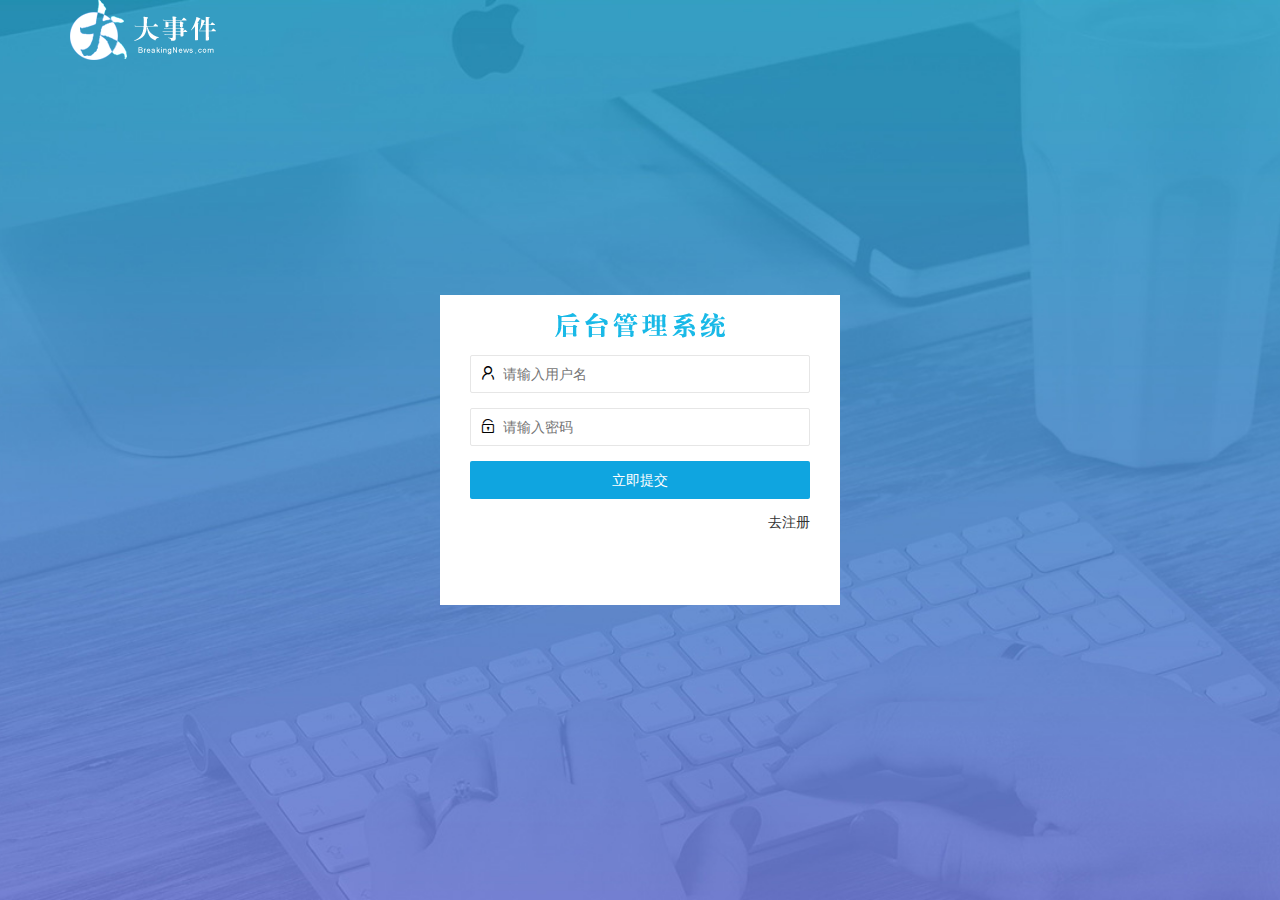
<file: login.html>
<!DOCTYPE html>
<html lang="en">

<head>
    <meta charset="UTF-8">
    <meta name="viewport" content="width=device-width, initial-scale=1.0">
    <title>Document</title>
    <!-- 导入自己的样式表 -->
    <link rel="stylesheet" href="./assets/css/login.css">
    <!-- 导入layui样式表  -->
    <link rel="stylesheet" href="./assets/lib/layui/css/layui.css">
</head>

<body>
    <!-- logo部分 -->
    <div class="layui-main">
        <img src="./assets/images/logo.png" alt="">
    </div>

    <!-- 输入框部分 -->
    <div class="login">
        <div class="title"></div>
        <!-- 表单部分 -->
        <div class="in">
            <form class="layui-form" id="form-login">
                <div class="layui-form-item">
                    <i class="layui-icon layui-icon-username"></i>
                    <input type="text" name="username" required lay-verify="required" placeholder="请输入用户名"
                        autocomplete="off" class="layui-input">
                </div>
                <div class="layui-form-item">
                    <i class="layui-icon layui-icon-password"></i>
                    <input type="password" name="password" required lay-verify="required|pwd" placeholder="请输入密码"
                        autocomplete="off" class="layui-input">
                </div>
                <div class="layui-form-item">
                    <button class="layui-btn layui-btn-fluid" lay-submit lay-filter="formDemo">立即提交</button>
                </div>
                <div class="login_box" id="log">
                    <a href="javascript:;">去注册</a>
                </div>
            </form>
        </div>
        <div class="zhuce">
            <form class="layui-form" id="form-reg">
                <div class="layui-form-item">
                    <i class="layui-icon layui-icon-username"></i>
                    <input type="text" name="username" required lay-verify="required" placeholder="请输入用户名"
                        autocomplete="off" class="layui-input">
                </div>
                <div class="layui-form-item">
                    <i class="layui-icon layui-icon-password"></i>
                    <input type="password" name="password" required lay-verify="required|pwd" placeholder="请输入密码"
                        autocomplete="off" class="layui-input" id="resure">
                </div>
                <div class="layui-form-item">
                    <i class="layui-icon layui-icon-password"></i>
                    <input type="password" name="repassword" required lay-verify="required|pwd|repwd"
                        placeholder="请再次输入密码" autocomplete="off" class="layui-input">
                </div>
                <div class="layui-form-item">
                    <button class="layui-btn layui-btn-fluid" lay-submit lay-filter="formDemo">立即提交</button>
                </div>
                <div class="reg_box" id="reg">
                    <a href="JavaScript:;" class="ok">登录</a>
                </div>
            </form>
        </div>
    </div>


    <script src="./assets/lib/layui/layui.all.js"></script>
    <script src="./assets/lib/jquery.js"></script>
    <script src="./assets/js/JIEkou.js"></script>
    <script src="./assets/js/login.js"></script>
</body>

</html>
</file>
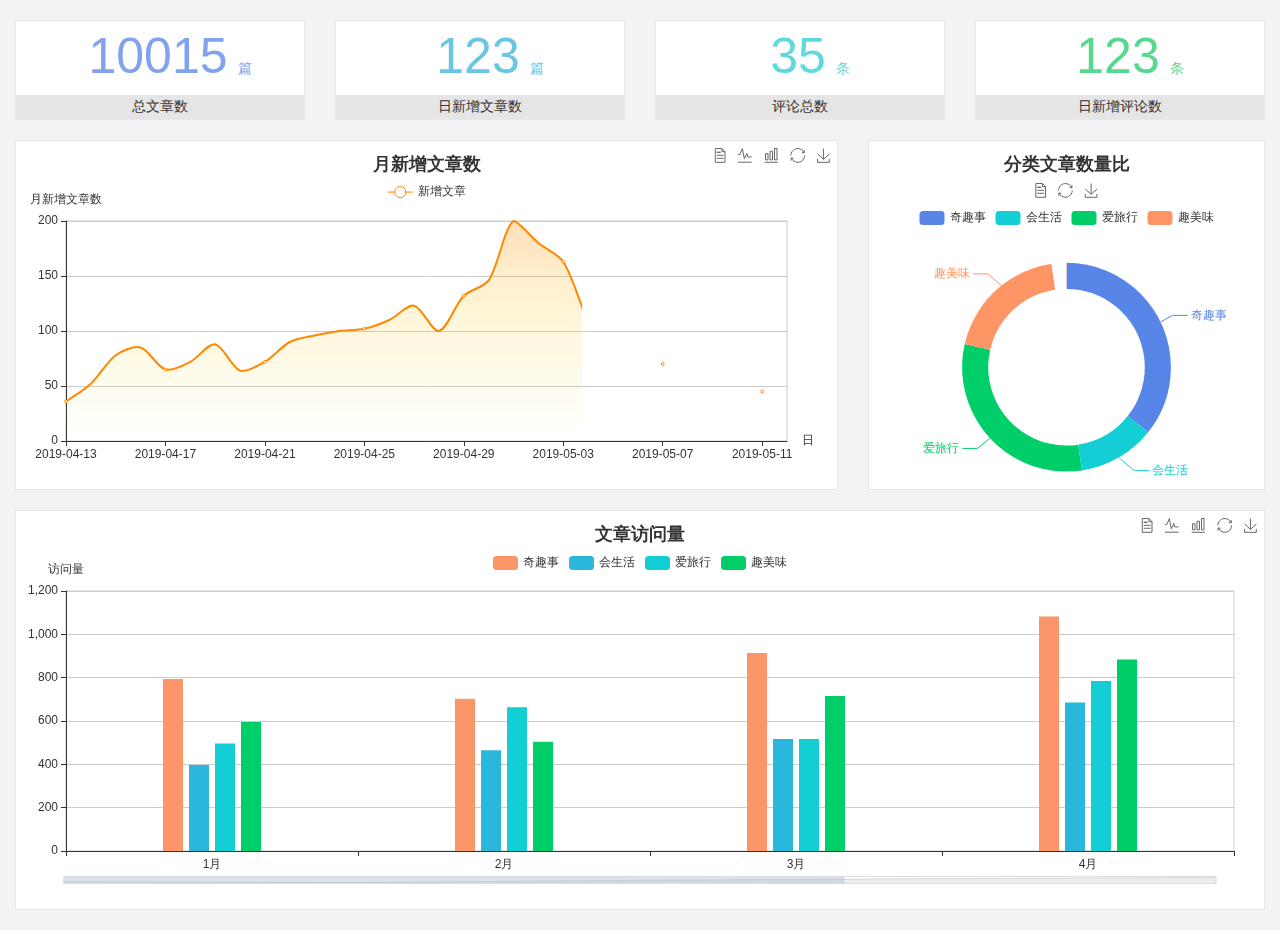
<file: home/dashboard.html>
<!DOCTYPE html>
<html lang="en">

<head>
  <meta charset="UTF-8">
  <meta name="viewport" content="width=device-width, initial-scale=1.0">
  <meta http-equiv="X-UA-Compatible" content="ie=edge">
  <title>图表统计</title>
  <link rel="stylesheet" href="../../assets/lib/bootstrap.css" />
  <link rel="stylesheet" href="../../assets/lib/main.css" />
  <script src="../../assets/lib/jquery.js"></script>
  <script type="text/javascript" src="../../assets/lib/echarts.min.js"></script>
</head>

<body>
  <div class="container-fluid">
    <div class="row spannel_list">
      <div class="col-sm-3 col-xs-6">
        <div class="spannel">
          <em>10015</em><span>篇</span>
          <b>总文章数</b>
        </div>
      </div>
      <div class="col-sm-3 col-xs-6">
        <div class="spannel scolor01">
          <em>123</em><span>篇</span>
          <b>日新增文章数</b>
        </div>
      </div>
      <div class="col-sm-3 col-xs-6">
        <div class="spannel scolor02">
          <em>35</em><span>条</span>
          <b>评论总数</b>
        </div>
      </div>
      <div class="col-sm-3 col-xs-6">
        <div class="spannel scolor03">
          <em>123</em><span>条</span>
          <b>日新增评论数</b>
        </div>
      </div>
    </div>
  </div>

  <div class="container-fluid">
    <div class="row curve-pie">
      <div class="col-lg-8 col-md-8">
        <div class="gragh_pannel" id="curve_show"></div>
      </div>
      <div class="col-lg-4 col-md-4">
        <div class="gragh_pannel" id="pie_show"></div>
      </div>
    </div>
  </div>

  <div class="container-fluid">
    <div class="column_pannel" id="column_show"></div>
  </div>

  <script>
    var oChart = echarts.init(document.getElementById('curve_show'));
    var aList_all = [
      { 'count': 36, 'date': '2019-04-13' },
      { 'count': 52, 'date': '2019-04-14' },
      { 'count': 78, 'date': '2019-04-15' },
      { 'count': 85, 'date': '2019-04-16' },
      { 'count': 65, 'date': '2019-04-17' },
      { 'count': 72, 'date': '2019-04-18' },
      { 'count': 88, 'date': '2019-04-19' },
      { 'count': 64, 'date': '2019-04-20' },
      { 'count': 72, 'date': '2019-04-21' },
      { 'count': 90, 'date': '2019-04-22' },
      { 'count': 96, 'date': '2019-04-23' },
      { 'count': 100, 'date': '2019-04-24' },
      { 'count': 102, 'date': '2019-04-25' },
      { 'count': 110, 'date': '2019-04-26' },
      { 'count': 123, 'date': '2019-04-27' },
      { 'count': 100, 'date': '2019-04-28' },
      { 'count': 132, 'date': '2019-04-29' },
      { 'count': 146, 'date': '2019-04-30' },
      { 'count': 200, 'date': '2019-05-01' },
      { 'count': 180, 'date': '2019-05-02' },
      { 'count': 163, 'date': '2019-05-03' },
      { 'count': 110, 'date': '2019-05-04' },
      { 'count': 80, 'date': '2019-05-05' },
      { 'count': 82, 'date': '2019-05-06' },
      { 'count': 70, 'date': '2019-05-07' },
      { 'count': 65, 'date': '2019-05-08' },
      { 'count': 54, 'date': '2019-05-09' },
      { 'count': 40, 'date': '2019-05-10' },
      { 'count': 45, 'date': '2019-05-11' },
      { 'count': 38, 'date': '2019-05-12' },
    ];

    let aCount = [];
    let aDate = [];

    for (var i = 0; i < aList_all.length; i++) {
      aCount.push(aList_all[i].count);
      aDate.push(aList_all[i].date);
    }

    var chartopt = {
      title: {
        text: '月新增文章数',
        left: 'center',
        top: '10'
      },
      tooltip: {
        trigger: 'axis'
      },
      legend: {
        data: ['新增文章'],
        top: '40'
      },
      toolbox: {
        show: true,
        feature: {
          mark: { show: true },
          dataView: { show: true, readOnly: false },
          magicType: { show: true, type: ['line', 'bar'] },
          restore: { show: true },
          saveAsImage: { show: true }
        }
      },
      calculable: true,
      xAxis: [
        {
          name: '日',
          type: 'category',
          boundaryGap: false,
          data: aDate
        }
      ],
      yAxis: [
        {
          name: '月新增文章数',
          type: 'value'
        }
      ],
      series: [
        {
          name: '新增文章',
          type: 'line',
          smooth: true,
          itemStyle: { normal: { areaStyle: { type: 'default' }, color: '#f80' }, lineStyle: { color: '#f80' } },
          data: aCount
        }],
      areaStyle: {
        normal: {
          color: new echarts.graphic.LinearGradient(0, 0, 0, 1, [{
            offset: 0,
            color: 'rgba(255,136,0,0.39)'
          }, {
            offset: .34,
            color: 'rgba(255,180,0,0.25)'
          }, {
            offset: 1,
            color: 'rgba(255,222,0,0.00)'
          }])

        }
      },
      grid: {
        show: true,
        x: 50,
        x2: 50,
        y: 80,
        height: 220
      }
    };

    oChart.setOption(chartopt);


    var oPie = echarts.init(document.getElementById('pie_show'));
    var oPieopt =
    {
      title: {
        top: 10,
        text: '分类文章数量比',
        x: 'center'
      },
      tooltip: {
        trigger: 'item',
        formatter: "{a} <br/>{b} : {c} ({d}%)"
      },
      color: ['#5885e8', '#13cfd5', '#00ce68', '#ff9565'],
      legend: {
        x: 'center',
        top: 65,
        data: ['奇趣事', '会生活', '爱旅行', '趣美味']
      },
      toolbox: {
        show: true,
        x: 'center',
        top: 35,
        feature: {
          mark: { show: true },
          dataView: { show: true, readOnly: false },
          magicType: {
            show: true,
            type: ['pie', 'funnel'],
            option: {
              funnel: {
                x: '25%',
                width: '50%',
                funnelAlign: 'left',
                max: 1548
              }
            }
          },
          restore: { show: true },
          saveAsImage: { show: true }
        }
      },
      calculable: true,
      series: [
        {
          name: '访问来源',
          type: 'pie',
          radius: ['45%', '60%'],
          center: ['50%', '65%'],
          data: [
            { value: 300, name: '奇趣事' },
            { value: 100, name: '会生活' },
            { value: 260, name: '爱旅行' },
            { value: 180, name: '趣美味' }
          ]
        }
      ]
    };
    oPie.setOption(oPieopt);



    var oColumn = this.echarts.init(document.getElementById('column_show'));
    var oColumnopt =
    {
      title: {
        text: '文章访问量',
        left: 'center',
        top: '10'
      },
      tooltip: {
        trigger: 'axis'
      },
      legend: {
        data: ['奇趣事', '会生活', '爱旅行', '趣美味'],
        top: '40'
      },
      toolbox: {
        show: true,
        feature: {
          mark: { show: true },
          dataView: { show: true, readOnly: false },
          magicType: { show: true, type: ['line', 'bar'] },
          restore: { show: true },
          saveAsImage: { show: true }
        }
      },
      calculable: true,
      xAxis: [
        {
          type: 'category',
          data: ['1月', '2月', '3月', '4月', '5月']
        }
      ],
      yAxis: [
        {
          name: '访问量',
          type: 'value'
        }
      ],
      series: [
        {
          name: '奇趣事',
          type: 'bar',
          barWidth: 20,
          itemStyle: {
            normal: { areaStyle: { type: 'default' }, color: '#fd956a' }
          },
          data: [800, 708, 920, 1090, 1200]
        },
        {
          name: '会生活',
          type: 'bar',
          barWidth: 20,
          itemStyle: {
            normal: { areaStyle: { type: 'default' }, color: '#2bb6db' }
          },
          data: [400, 468, 520, 690, 800]
        },
        {
          name: '爱旅行',
          type: 'bar',
          barWidth: 20,
          itemStyle: {
            normal: { areaStyle: { type: 'default' }, color: '#13cfd5' }
          },
          data: [500, 668, 520, 790, 900]
        },
        {
          name: '趣美味',
          type: 'bar',
          barWidth: 20,
          itemStyle: {
            normal: { areaStyle: { type: 'default' }, color: '#00ce68' }
          },
          data: [600, 508, 720, 890, 1000]
        }
      ],
      grid: {
        show: true,
        x: 50,
        x2: 30,
        y: 80,
        height: 260
      },
      dataZoom: [//给x轴设置滚动条
        {
          start: 0,//默认为0
          end: 100 - 1000 / 31,//默认为100
          type: 'slider',
          show: true,
          xAxisIndex: [0],
          handleSize: 0,//滑动条的 左右2个滑动条的大小
          height: 8,//组件高度
          left: 45, //左边的距离
          right: 50,//右边的距离
          bottom: 26,//右边的距离
          handleColor: '#ddd',//h滑动图标的颜色
          handleStyle: {
            borderColor: "#cacaca",
            borderWidth: "1",
            shadowBlur: 2,
            background: "#ddd",
            shadowColor: "#ddd",
          }
        }]
    };
    oColumn.setOption(oColumnopt);
  </script>
</body>

</html>
</file>
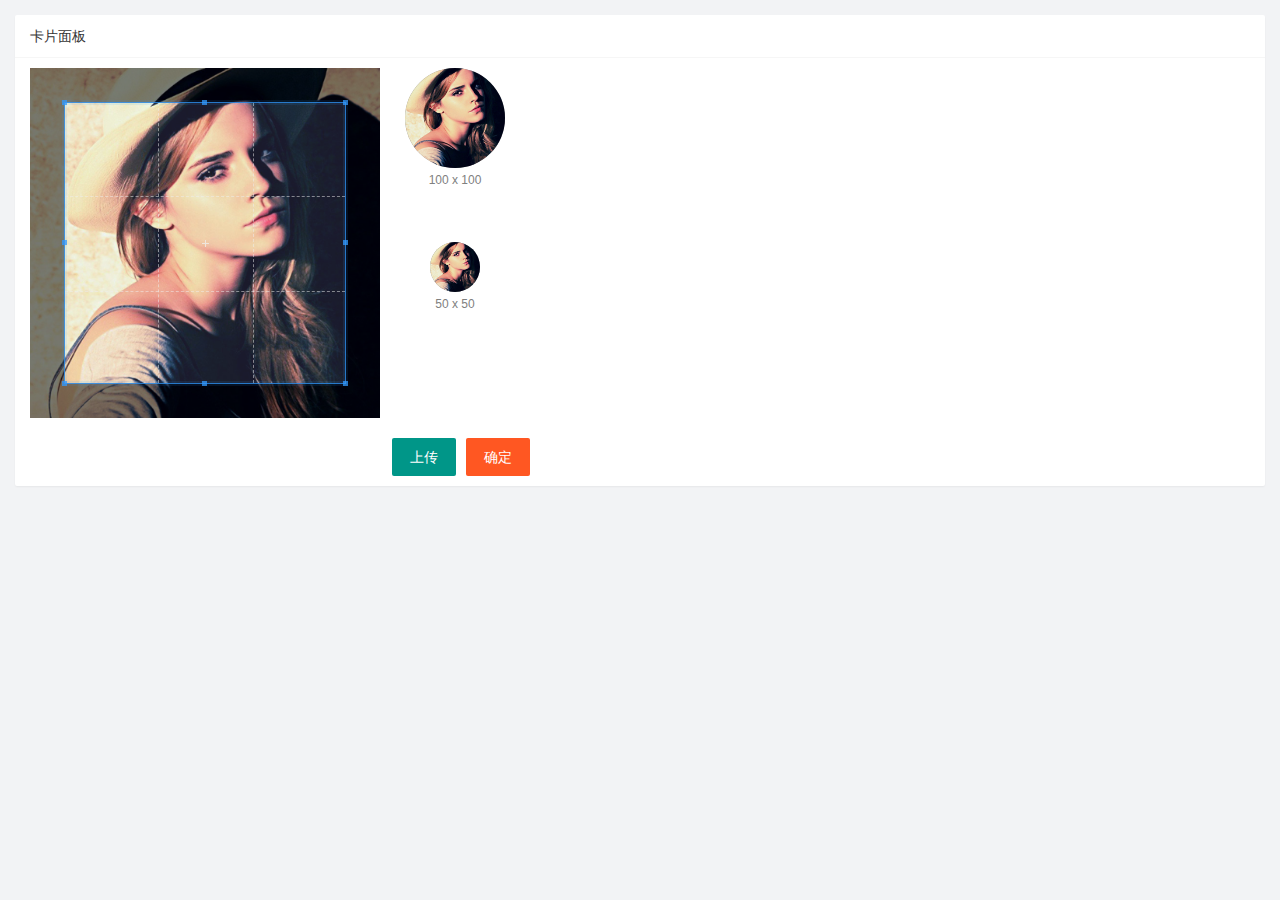
<file: user/user_avater.html>
<!DOCTYPE html>
<html lang="en">

<head>
    <meta charset="UTF-8">
    <meta name="viewport" content="width=device-width, initial-scale=1.0">
    <title>Document</title>
    <link rel="stylesheet" href="../assets/lib/layui/css/layui.css">
    <link rel="stylesheet" href="../assets/lib/cropper/cropper.css">
    <link rel="stylesheet" href="../assets/css/user/user_avater.css">
</head>

<body>
    <div class="layui-card">
        <div class="layui-card-header">卡片面板</div>
        <div class="layui-card-body">
            <!-- 第一行的图片裁剪和预览区域 -->
            <div class="row1">
                <!-- 图片裁剪区域 -->
                <div class="cropper-box">
                    <!-- 这个 img 标签很重要，将来会把它初始化为裁剪区域 -->
                    <img id="image" src="/assets/images/sample.jpg" />
                </div>
                <!-- 图片的预览区域 -->
                <div class="preview-box">
                    <div>
                        <!-- 宽高为 100px 的预览区域 -->
                        <div class="img-preview w100"></div>
                        <p class="size">100 x 100</p>
                    </div>
                    <div>
                        <!-- 宽高为 50px 的预览区域 -->
                        <div class="img-preview w50"></div>
                        <p class="size">50 x 50</p>
                    </div>
                </div>
            </div>

            <!-- 第二行的按钮区域 -->
            <div class="row2">
                <input type="file" id="choseimg" accept="JPG/PNG">
                <button type="button" class="layui-btn" id="up">上传</button>
                <button type="button" class="layui-btn layui-btn-danger" id="btn_sure">确定</button>
            </div>
        </div>
    </div>


    <script src="../assets/lib/layui/layui.all.js"></script>
    <script src="../assets/lib/jquery.js"></script>
    <script src="../assets/lib/cropper/Cropper.js"></script>
    <script src="../assets/lib/cropper/jquery-cropper.js"></script>
    <script src="../assets/js/JIEkou.js"></script>
    <script src="../assets/js/user/user_avater.js"></script>
</body>

</html>
</file>
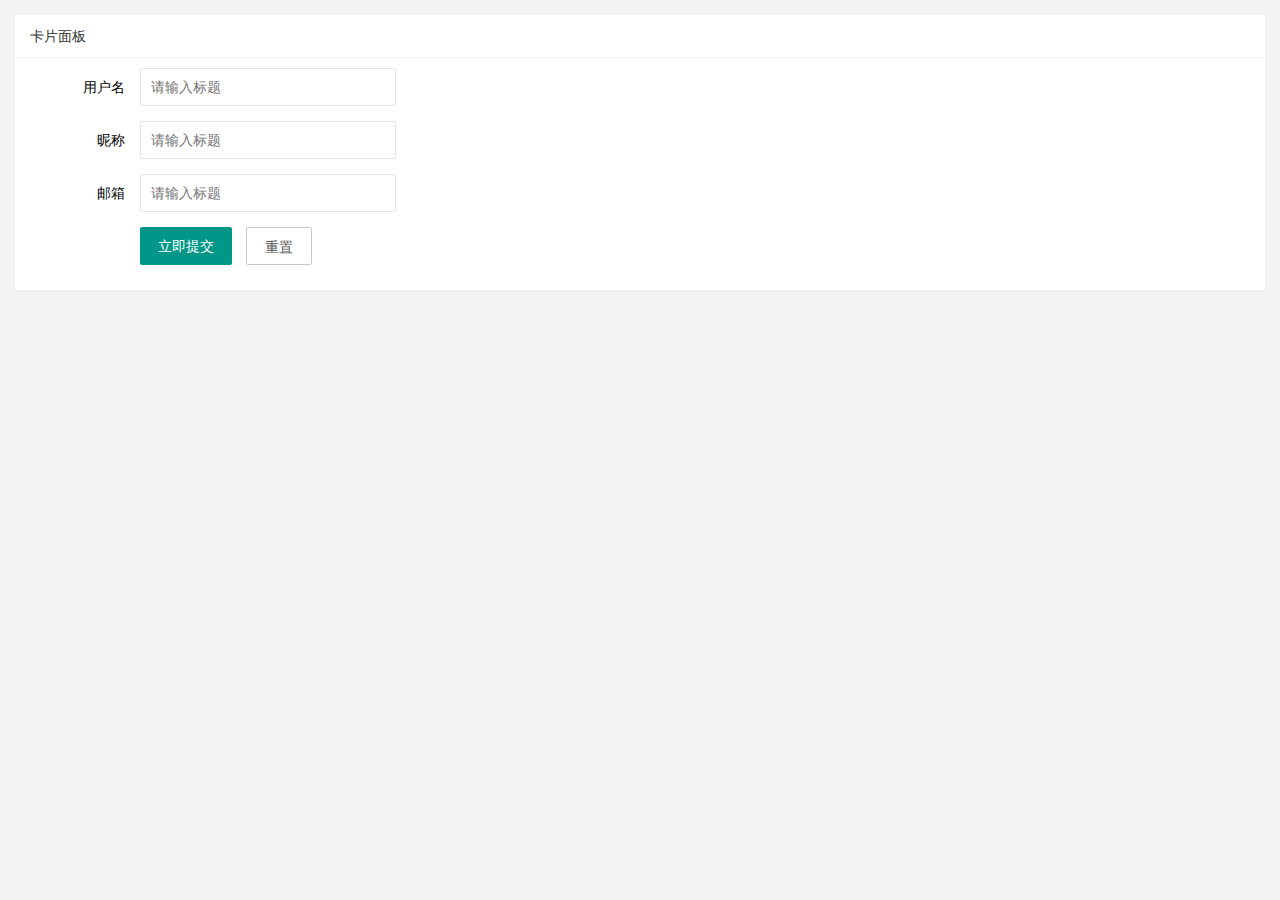
<file: user/user_info.html>
<!DOCTYPE html>
<html lang="en">

<head>
    <meta charset="UTF-8">
    <meta name="viewport" content="width=device-width, initial-scale=1.0">
    <title>Document</title>
    <link rel="stylesheet" href="../assets/lib/layui/css/layui.css">
    <link rel="stylesheet" href="../assets/css/user/user_info.css">
</head>

<body>
    <div class="layui-card">
        <div class="layui-card-header">卡片面板</div>
        <div class="layui-card-body">
            <form class="layui-form" lay-filter="UserInfo" id="form1">
                <input type="hidden" name="id">
                <div class="layui-form-item">
                    <label class="layui-form-label">用户名</label>
                    <div class="layui-input-block">
                        <input type="text" name="username" required lay-verify="required" placeholder="请输入标题"
                            autocomplete="off" class="layui-input" readonly>
                    </div>
                </div>
                <div class="layui-form-item">
                    <label class="layui-form-label">昵称</label>
                    <div class="layui-input-block">
                        <input type="text" name="nickname" required lay-verify="required|nickname" placeholder="请输入标题"
                            autocomplete="off" class="layui-input">
                    </div>
                </div>
                <div class="layui-form-item">
                    <label class="layui-form-label">邮箱</label>
                    <div class="layui-input-block">
                        <input type="text" name="email" required lay-verify="required" placeholder="请输入标题"
                            autocomplete="off" class="layui-input">
                    </div>
                </div>
                <div class="layui-form-item">
                    <div class="layui-input-block">
                        <button class="layui-btn" lay-submit lay-filter="formDemo">立即提交</button>
                        <button type="button" class="layui-btn layui-btn-primary" id="refsh">重置</button>
                    </div>
                </div>
            </form>
        </div>
    </div>
    <script src="../assets/lib/layui/layui.all.js"></script>
    <script src="../assets/lib/jquery.js"></script>
    <script src="../assets/js/JIEkou.js"></script>
    <script src="../assets/js/user/user_info.js"></script>
</body>

</html>
</file>
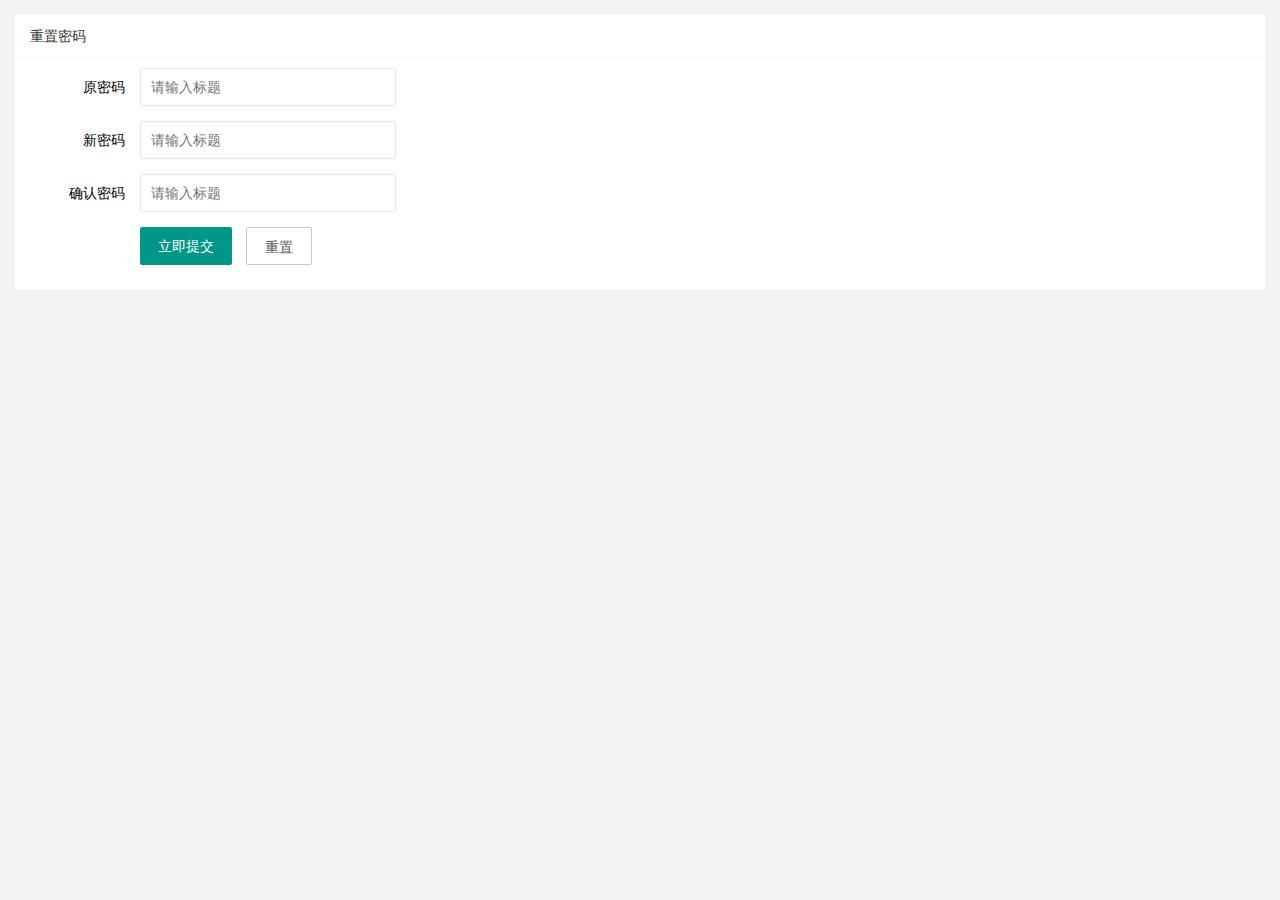
<file: user/user_pasword.html>
<!DOCTYPE html>
<html lang="en">

<head>
    <meta charset="UTF-8">
    <meta name="viewport" content="width=device-width, initial-scale=1.0">
    <title>Document</title>
    <link rel="stylesheet" href="../assets/lib/layui/css/layui.css">
    <link rel="stylesheet" href="../assets/css/user/user_pasword.css">
</head>

<body>
    <div class="layui-card">
        <div class="layui-card-header">重置密码</div>
        <div class="layui-card-body">

            <form class="layui-form" action="">
                <div class="layui-form-item">
                    <label class="layui-form-label">原密码</label>
                    <div class="layui-input-block">
                        <input type="text" name="oldPwd" required lay-verify="required|pwd" placeholder="请输入标题"
                            autocomplete="off" class="layui-input">
                    </div>
                </div>
                <div class="layui-form-item">
                    <label class="layui-form-label">新密码</label>
                    <div class="layui-input-block">
                        <input type="text" name="newPwd" required lay-verify="required|pwd|samepwd" placeholder="请输入标题"
                            autocomplete="off" class="layui-input">
                    </div>
                </div>
                <div class="layui-form-item">
                    <label class="layui-form-label">确认密码</label>
                    <div class="layui-input-block">
                        <input type="text" name="rePwd" required lay-verify="required|pwd|repwd" placeholder="请输入标题"
                            autocomplete="off" class="layui-input">
                    </div>
                </div>
                <div class="layui-form-item">
                    <div class="layui-input-block">
                        <button class="layui-btn" lay-submit lay-filter="formDemo">立即提交</button>
                        <button type="reset" class="layui-btn layui-btn-primary">重置</button>
                    </div>
                </div>
            </form>
        </div>
    </div>
    <script src="../assets/lib/layui/layui.all.js"></script>
    <script src="../assets/lib/jquery.js"></script>
    <script src="../assets/js/JIEkou.js"></script>
    <script src="../assets/js/user/user_pasword.js"></script>
</body>

</html>
</file>
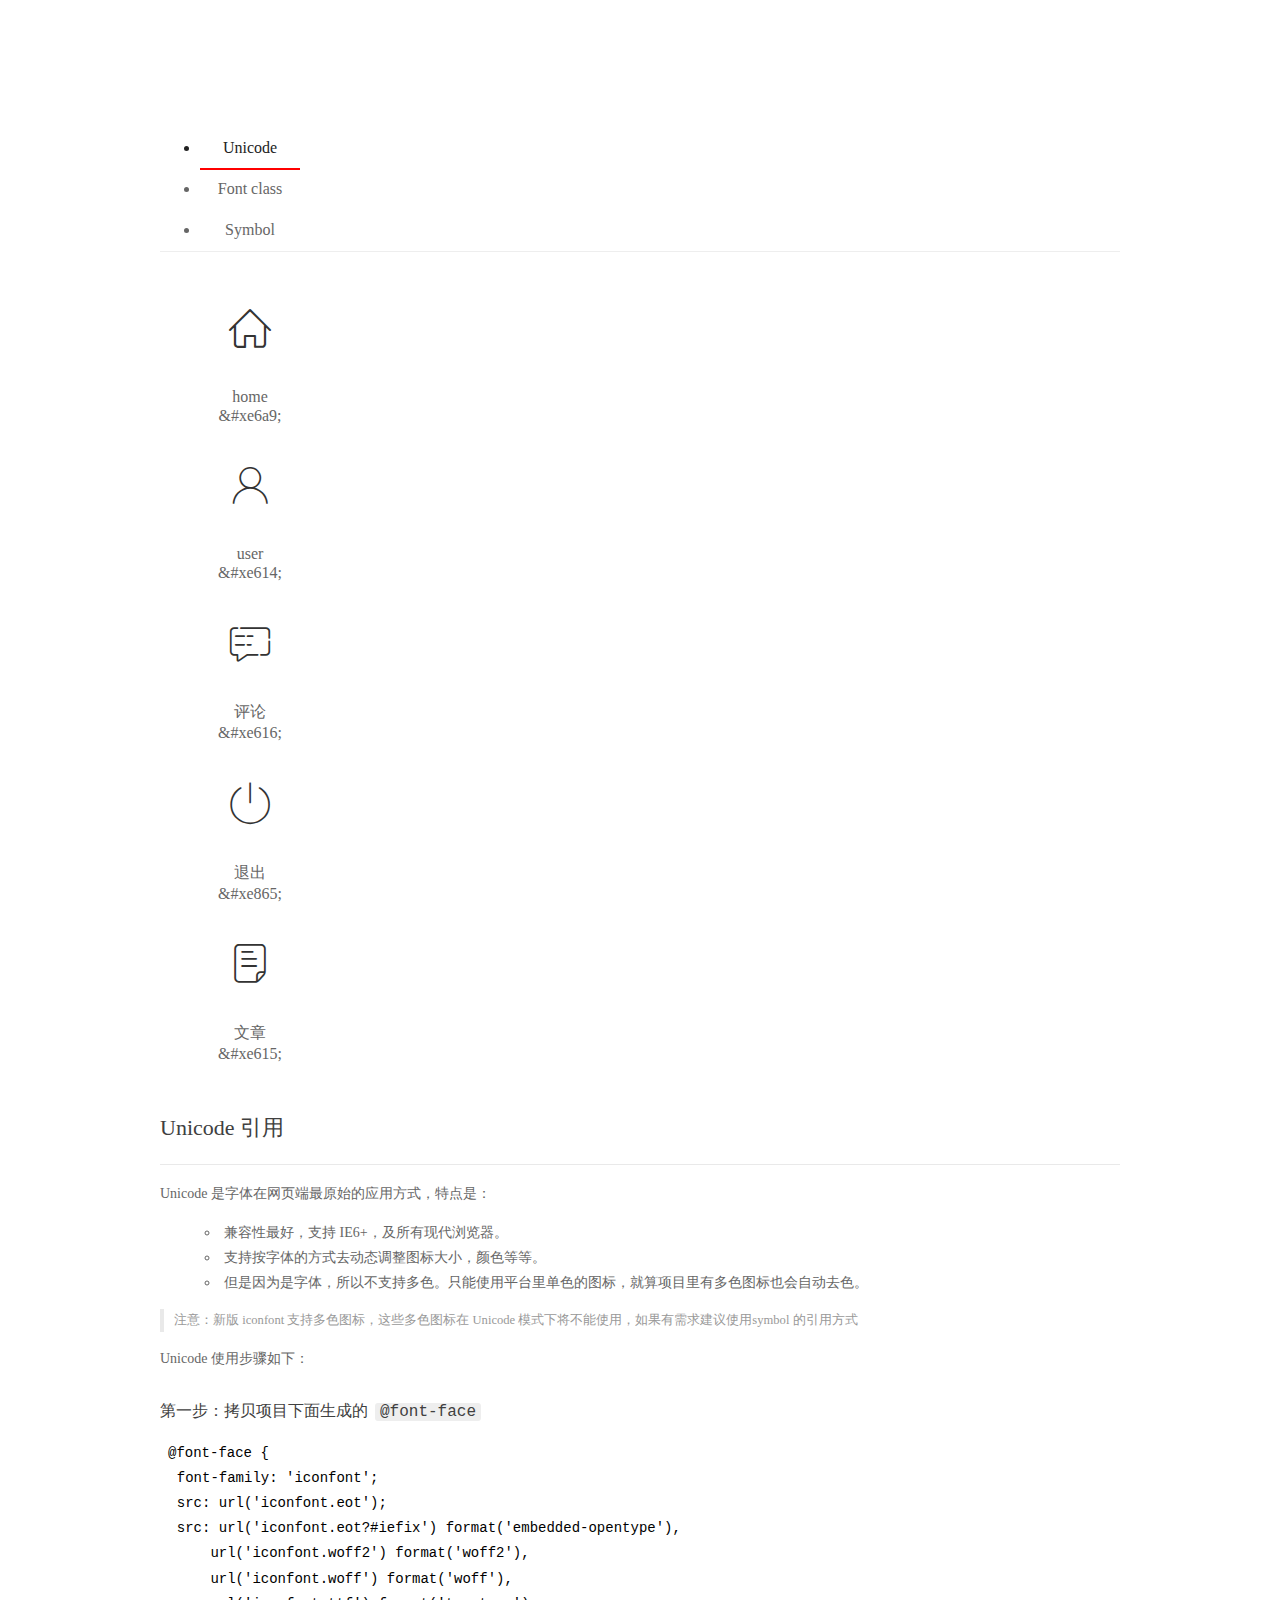
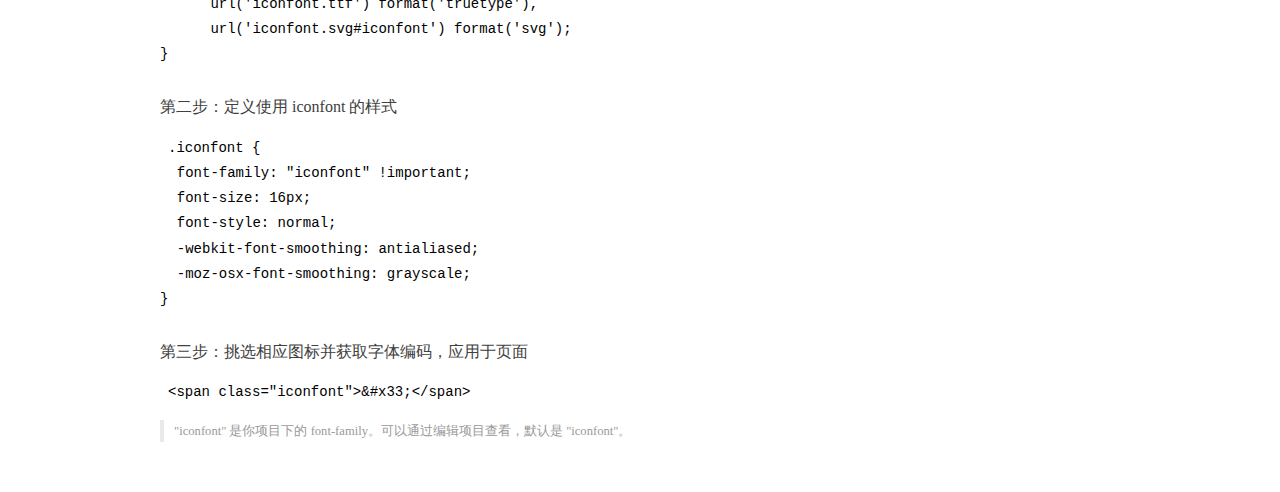
<file: assets/fonts/demo_index.html>
<!DOCTYPE html>
<html>
<head>
  <meta charset="utf-8"/>
  <title>IconFont Demo</title>
  <link rel="shortcut icon" href="https://gtms04.alicdn.com/tps/i4/TB1_oz6GVXXXXaFXpXXJDFnIXXX-64-64.ico" type="image/x-icon"/>
  <link rel="stylesheet" href="https://g.alicdn.com/thx/cube/1.3.2/cube.min.css">
  <link rel="stylesheet" href="demo.css">
  <link rel="stylesheet" href="iconfont.css">
  <script src="iconfont.js"></script>
  <!-- jQuery -->
  <script src="https://a1.alicdn.com/oss/uploads/2018/12/26/7bfddb60-08e8-11e9-9b04-53e73bb6408b.js"></script>
  <!-- 代码高亮 -->
  <script src="https://a1.alicdn.com/oss/uploads/2018/12/26/a3f714d0-08e6-11e9-8a15-ebf944d7534c.js"></script>
</head>
<body>
  <div class="main">
    <h1 class="logo"><a href="https://www.iconfont.cn/" title="iconfont 首页" target="_blank">&#xe86b;</a></h1>
    <div class="nav-tabs">
      <ul id="tabs" class="dib-box">
        <li class="dib active"><span>Unicode</span></li>
        <li class="dib"><span>Font class</span></li>
        <li class="dib"><span>Symbol</span></li>
      </ul>
      
    </div>
    <div class="tab-container">
      <div class="content unicode" style="display: block;">
          <ul class="icon_lists dib-box">
          
            <li class="dib">
              <span class="icon iconfont">&#xe6a9;</span>
                <div class="name">home</div>
                <div class="code-name">&amp;#xe6a9;</div>
              </li>
          
            <li class="dib">
              <span class="icon iconfont">&#xe614;</span>
                <div class="name">user</div>
                <div class="code-name">&amp;#xe614;</div>
              </li>
          
            <li class="dib">
              <span class="icon iconfont">&#xe616;</span>
                <div class="name">评论</div>
                <div class="code-name">&amp;#xe616;</div>
              </li>
          
            <li class="dib">
              <span class="icon iconfont">&#xe865;</span>
                <div class="name">退出</div>
                <div class="code-name">&amp;#xe865;</div>
              </li>
          
            <li class="dib">
              <span class="icon iconfont">&#xe615;</span>
                <div class="name">文章</div>
                <div class="code-name">&amp;#xe615;</div>
              </li>
          
          </ul>
          <div class="article markdown">
          <h2 id="unicode-">Unicode 引用</h2>
          <hr>

          <p>Unicode 是字体在网页端最原始的应用方式，特点是：</p>
          <ul>
            <li>兼容性最好，支持 IE6+，及所有现代浏览器。</li>
            <li>支持按字体的方式去动态调整图标大小，颜色等等。</li>
            <li>但是因为是字体，所以不支持多色。只能使用平台里单色的图标，就算项目里有多色图标也会自动去色。</li>
          </ul>
          <blockquote>
            <p>注意：新版 iconfont 支持多色图标，这些多色图标在 Unicode 模式下将不能使用，如果有需求建议使用symbol 的引用方式</p>
          </blockquote>
          <p>Unicode 使用步骤如下：</p>
          <h3 id="-font-face">第一步：拷贝项目下面生成的 <code>@font-face</code></h3>
<pre><code class="language-css"
>@font-face {
  font-family: 'iconfont';
  src: url('iconfont.eot');
  src: url('iconfont.eot?#iefix') format('embedded-opentype'),
      url('iconfont.woff2') format('woff2'),
      url('iconfont.woff') format('woff'),
      url('iconfont.ttf') format('truetype'),
      url('iconfont.svg#iconfont') format('svg');
}
</code></pre>
          <h3 id="-iconfont-">第二步：定义使用 iconfont 的样式</h3>
<pre><code class="language-css"
>.iconfont {
  font-family: "iconfont" !important;
  font-size: 16px;
  font-style: normal;
  -webkit-font-smoothing: antialiased;
  -moz-osx-font-smoothing: grayscale;
}
</code></pre>
          <h3 id="-">第三步：挑选相应图标并获取字体编码，应用于页面</h3>
<pre>
<code class="language-html"
>&lt;span class="iconfont"&gt;&amp;#x33;&lt;/span&gt;
</code></pre>
          <blockquote>
            <p>"iconfont" 是你项目下的 font-family。可以通过编辑项目查看，默认是 "iconfont"。</p>
          </blockquote>
          </div>
      </div>
      <div class="content font-class">
        <ul class="icon_lists dib-box">
          
          <li class="dib">
            <span class="icon iconfont icon-home"></span>
            <div class="name">
              home
            </div>
            <div class="code-name">.icon-home
            </div>
          </li>
          
          <li class="dib">
            <span class="icon iconfont icon-user"></span>
            <div class="name">
              user
            </div>
            <div class="code-name">.icon-user
            </div>
          </li>
          
          <li class="dib">
            <span class="icon iconfont icon-pinglun"></span>
            <div class="name">
              评论
            </div>
            <div class="code-name">.icon-pinglun
            </div>
          </li>
          
          <li class="dib">
            <span class="icon iconfont icon-tuichu"></span>
            <div class="name">
              退出
            </div>
            <div class="code-name">.icon-tuichu
            </div>
          </li>
          
          <li class="dib">
            <span class="icon iconfont icon-16"></span>
            <div class="name">
              文章
            </div>
            <div class="code-name">.icon-16
            </div>
          </li>
          
        </ul>
        <div class="article markdown">
        <h2 id="font-class-">font-class 引用</h2>
        <hr>

        <p>font-class 是 Unicode 使用方式的一种变种，主要是解决 Unicode 书写不直观，语意不明确的问题。</p>
        <p>与 Unicode 使用方式相比，具有如下特点：</p>
        <ul>
          <li>兼容性良好，支持 IE8+，及所有现代浏览器。</li>
          <li>相比于 Unicode 语意明确，书写更直观。可以很容易分辨这个 icon 是什么。</li>
          <li>因为使用 class 来定义图标，所以当要替换图标时，只需要修改 class 里面的 Unicode 引用。</li>
          <li>不过因为本质上还是使用的字体，所以多色图标还是不支持的。</li>
        </ul>
        <p>使用步骤如下：</p>
        <h3 id="-fontclass-">第一步：引入项目下面生成的 fontclass 代码：</h3>
<pre><code class="language-html">&lt;link rel="stylesheet" href="./iconfont.css"&gt;
</code></pre>
        <h3 id="-">第二步：挑选相应图标并获取类名，应用于页面：</h3>
<pre><code class="language-html">&lt;span class="iconfont icon-xxx"&gt;&lt;/span&gt;
</code></pre>
        <blockquote>
          <p>"
            iconfont" 是你项目下的 font-family。可以通过编辑项目查看，默认是 "iconfont"。</p>
        </blockquote>
      </div>
      </div>
      <div class="content symbol">
          <ul class="icon_lists dib-box">
          
            <li class="dib">
                <svg class="icon svg-icon" aria-hidden="true">
                  <use xlink:href="#icon-home"></use>
                </svg>
                <div class="name">home</div>
                <div class="code-name">#icon-home</div>
            </li>
          
            <li class="dib">
                <svg class="icon svg-icon" aria-hidden="true">
                  <use xlink:href="#icon-user"></use>
                </svg>
                <div class="name">user</div>
                <div class="code-name">#icon-user</div>
            </li>
          
            <li class="dib">
                <svg class="icon svg-icon" aria-hidden="true">
                  <use xlink:href="#icon-pinglun"></use>
                </svg>
                <div class="name">评论</div>
                <div class="code-name">#icon-pinglun</div>
            </li>
          
            <li class="dib">
                <svg class="icon svg-icon" aria-hidden="true">
                  <use xlink:href="#icon-tuichu"></use>
                </svg>
                <div class="name">退出</div>
                <div class="code-name">#icon-tuichu</div>
            </li>
          
            <li class="dib">
                <svg class="icon svg-icon" aria-hidden="true">
                  <use xlink:href="#icon-16"></use>
                </svg>
                <div class="name">文章</div>
                <div class="code-name">#icon-16</div>
            </li>
          
          </ul>
          <div class="article markdown">
          <h2 id="symbol-">Symbol 引用</h2>
          <hr>

          <p>这是一种全新的使用方式，应该说这才是未来的主流，也是平台目前推荐的用法。相关介绍可以参考这篇<a href="">文章</a>
            这种用法其实是做了一个 SVG 的集合，与另外两种相比具有如下特点：</p>
          <ul>
            <li>支持多色图标了，不再受单色限制。</li>
            <li>通过一些技巧，支持像字体那样，通过 <code>font-size</code>, <code>color</code> 来调整样式。</li>
            <li>兼容性较差，支持 IE9+，及现代浏览器。</li>
            <li>浏览器渲染 SVG 的性能一般，还不如 png。</li>
          </ul>
          <p>使用步骤如下：</p>
          <h3 id="-symbol-">第一步：引入项目下面生成的 symbol 代码：</h3>
<pre><code class="language-html">&lt;script src="./iconfont.js"&gt;&lt;/script&gt;
</code></pre>
          <h3 id="-css-">第二步：加入通用 CSS 代码（引入一次就行）：</h3>
<pre><code class="language-html">&lt;style&gt;
.icon {
  width: 1em;
  height: 1em;
  vertical-align: -0.15em;
  fill: currentColor;
  overflow: hidden;
}
&lt;/style&gt;
</code></pre>
          <h3 id="-">第三步：挑选相应图标并获取类名，应用于页面：</h3>
<pre><code class="language-html">&lt;svg class="icon" aria-hidden="true"&gt;
  &lt;use xlink:href="#icon-xxx"&gt;&lt;/use&gt;
&lt;/svg&gt;
</code></pre>
          </div>
      </div>

    </div>
  </div>
  <script>
  $(document).ready(function () {
      $('.tab-container .content:first').show()

      $('#tabs li').click(function (e) {
        var tabContent = $('.tab-container .content')
        var index = $(this).index()

        if ($(this).hasClass('active')) {
          return
        } else {
          $('#tabs li').removeClass('active')
          $(this).addClass('active')

          tabContent.hide().eq(index).fadeIn()
        }
      })
    })
  </script>
</body>
</html>
</file>
<file: assets/css/login.css>
html,body{
    margin: 0;
    padding: 0;
    width: 100%;
    height: 100%;
    background:url(../images/login_bg.jpg) no-repeat center;
    background-size: cover;
}

.login{
    width: 400px;
    height: 310px;
    background-color: #fff;
    position: absolute;
    top: 50%;
    left: 50%;
    transform: translate(-50%,-50%);
}

 .login .title{
     height: 60px;
    background: url(../images/login_title.png) no-repeat center;
}

.zhuce {
    display: none;
}

.layui-form{
    padding: 0 30px;
}

.layui-form-item .layui-btn{
    background-color: rgb(15, 165, 224);
}

.layui-form .login_box{
    float: right;
}
.layui-form .reg_box{
    float: right;
}

.layui-form-item{
    position: relative;
}

.layui-icon {
    position: absolute;
    top: 10px;
    left: 10px;
}
.layui-form-item .layui-input {
    padding-left: 32px;
}
</file>
<file: assets/lib/layui/css/layui.css>
/** layui-v2.5.5 MIT License By https://www.layui.com */
 .layui-inline,img{display:inline-block;vertical-align:middle}h1,h2,h3,h4,h5,h6{font-weight:400}.layui-edge,.layui-header,.layui-inline,.layui-main{position:relative}.layui-body,.layui-edge,.layui-elip{overflow:hidden}.layui-btn,.layui-edge,.layui-inline,img{vertical-align:middle}.layui-btn,.layui-disabled,.layui-icon,.layui-unselect{-moz-user-select:none;-webkit-user-select:none;-ms-user-select:none}.layui-elip,.layui-form-checkbox span,.layui-form-pane .layui-form-label{text-overflow:ellipsis;white-space:nowrap}.layui-breadcrumb,.layui-tree-btnGroup{visibility:hidden}blockquote,body,button,dd,div,dl,dt,form,h1,h2,h3,h4,h5,h6,input,li,ol,p,pre,td,textarea,th,ul{margin:0;padding:0;-webkit-tap-highlight-color:rgba(0,0,0,0)}a:active,a:hover{outline:0}img{border:none}li{list-style:none}table{border-collapse:collapse;border-spacing:0}h4,h5,h6{font-size:100%}button,input,optgroup,option,select,textarea{font-family:inherit;font-size:inherit;font-style:inherit;font-weight:inherit;outline:0}pre{white-space:pre-wrap;white-space:-moz-pre-wrap;white-space:-pre-wrap;white-space:-o-pre-wrap;word-wrap:break-word}body{line-height:24px;font:14px Helvetica Neue,Helvetica,PingFang SC,Tahoma,Arial,sans-serif}hr{height:1px;margin:10px 0;border:0;clear:both}a{color:#333;text-decoration:none}a:hover{color:#777}a cite{font-style:normal;*cursor:pointer}.layui-border-box,.layui-border-box *{box-sizing:border-box}.layui-box,.layui-box *{box-sizing:content-box}.layui-clear{clear:both;*zoom:1}.layui-clear:after{content:'\20';clear:both;*zoom:1;display:block;height:0}.layui-inline{*display:inline;*zoom:1}.layui-edge{display:inline-block;width:0;height:0;border-width:6px;border-style:dashed;border-color:transparent}.layui-edge-top{top:-4px;border-bottom-color:#999;border-bottom-style:solid}.layui-edge-right{border-left-color:#999;border-left-style:solid}.layui-edge-bottom{top:2px;border-top-color:#999;border-top-style:solid}.layui-edge-left{border-right-color:#999;border-right-style:solid}.layui-disabled,.layui-disabled:hover{color:#d2d2d2!important;cursor:not-allowed!important}.layui-circle{border-radius:100%}.layui-show{display:block!important}.layui-hide{display:none!important}@font-face{font-family:layui-icon;src:url(../font/iconfont.eot?v=250);src:url(../font/iconfont.eot?v=250#iefix) format('embedded-opentype'),url(../font/iconfont.woff2?v=250) format('woff2'),url(../font/iconfont.woff?v=250) format('woff'),url(../font/iconfont.ttf?v=250) format('truetype'),url(../font/iconfont.svg?v=250#layui-icon) format('svg')}.layui-icon{font-family:layui-icon!important;font-size:16px;font-style:normal;-webkit-font-smoothing:antialiased;-moz-osx-font-smoothing:grayscale}.layui-icon-reply-fill:before{content:"\e611"}.layui-icon-set-fill:before{content:"\e614"}.layui-icon-menu-fill:before{content:"\e60f"}.layui-icon-search:before{content:"\e615"}.layui-icon-share:before{content:"\e641"}.layui-icon-set-sm:before{content:"\e620"}.layui-icon-engine:before{content:"\e628"}.layui-icon-close:before{content:"\1006"}.layui-icon-close-fill:before{content:"\1007"}.layui-icon-chart-screen:before{content:"\e629"}.layui-icon-star:before{content:"\e600"}.layui-icon-circle-dot:before{content:"\e617"}.layui-icon-chat:before{content:"\e606"}.layui-icon-release:before{content:"\e609"}.layui-icon-list:before{content:"\e60a"}.layui-icon-chart:before{content:"\e62c"}.layui-icon-ok-circle:before{content:"\1005"}.layui-icon-layim-theme:before{content:"\e61b"}.layui-icon-table:before{content:"\e62d"}.layui-icon-right:before{content:"\e602"}.layui-icon-left:before{content:"\e603"}.layui-icon-cart-simple:before{content:"\e698"}.layui-icon-face-cry:before{content:"\e69c"}.layui-icon-face-smile:before{content:"\e6af"}.layui-icon-survey:before{content:"\e6b2"}.layui-icon-tree:before{content:"\e62e"}.layui-icon-upload-circle:before{content:"\e62f"}.layui-icon-add-circle:before{content:"\e61f"}.layui-icon-download-circle:before{content:"\e601"}.layui-icon-templeate-1:before{content:"\e630"}.layui-icon-util:before{content:"\e631"}.layui-icon-face-surprised:before{content:"\e664"}.layui-icon-edit:before{content:"\e642"}.layui-icon-speaker:before{content:"\e645"}.layui-icon-down:before{content:"\e61a"}.layui-icon-file:before{content:"\e621"}.layui-icon-layouts:before{content:"\e632"}.layui-icon-rate-half:before{content:"\e6c9"}.layui-icon-add-circle-fine:before{content:"\e608"}.layui-icon-prev-circle:before{content:"\e633"}.layui-icon-read:before{content:"\e705"}.layui-icon-404:before{content:"\e61c"}.layui-icon-carousel:before{content:"\e634"}.layui-icon-help:before{content:"\e607"}.layui-icon-code-circle:before{content:"\e635"}.layui-icon-water:before{content:"\e636"}.layui-icon-username:before{content:"\e66f"}.layui-icon-find-fill:before{content:"\e670"}.layui-icon-about:before{content:"\e60b"}.layui-icon-location:before{content:"\e715"}.layui-icon-up:before{content:"\e619"}.layui-icon-pause:before{content:"\e651"}.layui-icon-date:before{content:"\e637"}.layui-icon-layim-uploadfile:before{content:"\e61d"}.layui-icon-delete:before{content:"\e640"}.layui-icon-play:before{content:"\e652"}.layui-icon-top:before{content:"\e604"}.layui-icon-friends:before{content:"\e612"}.layui-icon-refresh-3:before{content:"\e9aa"}.layui-icon-ok:before{content:"\e605"}.layui-icon-layer:before{content:"\e638"}.layui-icon-face-smile-fine:before{content:"\e60c"}.layui-icon-dollar:before{content:"\e659"}.layui-icon-group:before{content:"\e613"}.layui-icon-layim-download:before{content:"\e61e"}.layui-icon-picture-fine:before{content:"\e60d"}.layui-icon-link:before{content:"\e64c"}.layui-icon-diamond:before{content:"\e735"}.layui-icon-log:before{content:"\e60e"}.layui-icon-rate-solid:before{content:"\e67a"}.layui-icon-fonts-del:before{content:"\e64f"}.layui-icon-unlink:before{content:"\e64d"}.layui-icon-fonts-clear:before{content:"\e639"}.layui-icon-triangle-r:before{content:"\e623"}.layui-icon-circle:before{content:"\e63f"}.layui-icon-radio:before{content:"\e643"}.layui-icon-align-center:before{content:"\e647"}.layui-icon-align-right:before{content:"\e648"}.layui-icon-align-left:before{content:"\e649"}.layui-icon-loading-1:before{content:"\e63e"}.layui-icon-return:before{content:"\e65c"}.layui-icon-fonts-strong:before{content:"\e62b"}.layui-icon-upload:before{content:"\e67c"}.layui-icon-dialogue:before{content:"\e63a"}.layui-icon-video:before{content:"\e6ed"}.layui-icon-headset:before{content:"\e6fc"}.layui-icon-cellphone-fine:before{content:"\e63b"}.layui-icon-add-1:before{content:"\e654"}.layui-icon-face-smile-b:before{content:"\e650"}.layui-icon-fonts-html:before{content:"\e64b"}.layui-icon-form:before{content:"\e63c"}.layui-icon-cart:before{content:"\e657"}.layui-icon-camera-fill:before{content:"\e65d"}.layui-icon-tabs:before{content:"\e62a"}.layui-icon-fonts-code:before{content:"\e64e"}.layui-icon-fire:before{content:"\e756"}.layui-icon-set:before{content:"\e716"}.layui-icon-fonts-u:before{content:"\e646"}.layui-icon-triangle-d:before{content:"\e625"}.layui-icon-tips:before{content:"\e702"}.layui-icon-picture:before{content:"\e64a"}.layui-icon-more-vertical:before{content:"\e671"}.layui-icon-flag:before{content:"\e66c"}.layui-icon-loading:before{content:"\e63d"}.layui-icon-fonts-i:before{content:"\e644"}.layui-icon-refresh-1:before{content:"\e666"}.layui-icon-rmb:before{content:"\e65e"}.layui-icon-home:before{content:"\e68e"}.layui-icon-user:before{content:"\e770"}.layui-icon-notice:before{content:"\e667"}.layui-icon-login-weibo:before{content:"\e675"}.layui-icon-voice:before{content:"\e688"}.layui-icon-upload-drag:before{content:"\e681"}.layui-icon-login-qq:before{content:"\e676"}.layui-icon-snowflake:before{content:"\e6b1"}.layui-icon-file-b:before{content:"\e655"}.layui-icon-template:before{content:"\e663"}.layui-icon-auz:before{content:"\e672"}.layui-icon-console:before{content:"\e665"}.layui-icon-app:before{content:"\e653"}.layui-icon-prev:before{content:"\e65a"}.layui-icon-website:before{content:"\e7ae"}.layui-icon-next:before{content:"\e65b"}.layui-icon-component:before{content:"\e857"}.layui-icon-more:before{content:"\e65f"}.layui-icon-login-wechat:before{content:"\e677"}.layui-icon-shrink-right:before{content:"\e668"}.layui-icon-spread-left:before{content:"\e66b"}.layui-icon-camera:before{content:"\e660"}.layui-icon-note:before{content:"\e66e"}.layui-icon-refresh:before{content:"\e669"}.layui-icon-female:before{content:"\e661"}.layui-icon-male:before{content:"\e662"}.layui-icon-password:before{content:"\e673"}.layui-icon-senior:before{content:"\e674"}.layui-icon-theme:before{content:"\e66a"}.layui-icon-tread:before{content:"\e6c5"}.layui-icon-praise:before{content:"\e6c6"}.layui-icon-star-fill:before{content:"\e658"}.layui-icon-rate:before{content:"\e67b"}.layui-icon-template-1:before{content:"\e656"}.layui-icon-vercode:before{content:"\e679"}.layui-icon-cellphone:before{content:"\e678"}.layui-icon-screen-full:before{content:"\e622"}.layui-icon-screen-restore:before{content:"\e758"}.layui-icon-cols:before{content:"\e610"}.layui-icon-export:before{content:"\e67d"}.layui-icon-print:before{content:"\e66d"}.layui-icon-slider:before{content:"\e714"}.layui-icon-addition:before{content:"\e624"}.layui-icon-subtraction:before{content:"\e67e"}.layui-icon-service:before{content:"\e626"}.layui-icon-transfer:before{content:"\e691"}.layui-main{width:1140px;margin:0 auto}.layui-header{z-index:1000;height:60px}.layui-header a:hover{transition:all .5s;-webkit-transition:all .5s}.layui-side{position:fixed;left:0;top:0;bottom:0;z-index:999;width:200px;overflow-x:hidden}.layui-side-scroll{position:relative;width:220px;height:100%;overflow-x:hidden}.layui-body{position:absolute;left:200px;right:0;top:0;bottom:0;z-index:998;width:auto;overflow-y:auto;box-sizing:border-box}.layui-layout-body{overflow:hidden}.layui-layout-admin .layui-header{background-color:#23262E}.layui-layout-admin .layui-side{top:60px;width:200px;overflow-x:hidden}.layui-layout-admin .layui-body{position:fixed;top:60px;bottom:44px}.layui-layout-admin .layui-main{width:auto;margin:0 15px}.layui-layout-admin .layui-footer{position:fixed;left:200px;right:0;bottom:0;height:44px;line-height:44px;padding:0 15px;background-color:#eee}.layui-layout-admin .layui-logo{position:absolute;left:0;top:0;width:200px;height:100%;line-height:60px;text-align:center;color:#009688;font-size:16px}.layui-layout-admin .layui-header .layui-nav{background:0 0}.layui-layout-left{position:absolute!important;left:200px;top:0}.layui-layout-right{position:absolute!important;right:0;top:0}.layui-container{position:relative;margin:0 auto;padding:0 15px;box-sizing:border-box}.layui-fluid{position:relative;margin:0 auto;padding:0 15px}.layui-row:after,.layui-row:before{content:'';display:block;clear:both}.layui-col-lg1,.layui-col-lg10,.layui-col-lg11,.layui-col-lg12,.layui-col-lg2,.layui-col-lg3,.layui-col-lg4,.layui-col-lg5,.layui-col-lg6,.layui-col-lg7,.layui-col-lg8,.layui-col-lg9,.layui-col-md1,.layui-col-md10,.layui-col-md11,.layui-col-md12,.layui-col-md2,.layui-col-md3,.layui-col-md4,.layui-col-md5,.layui-col-md6,.layui-col-md7,.layui-col-md8,.layui-col-md9,.layui-col-sm1,.layui-col-sm10,.layui-col-sm11,.layui-col-sm12,.layui-col-sm2,.layui-col-sm3,.layui-col-sm4,.layui-col-sm5,.layui-col-sm6,.layui-col-sm7,.layui-col-sm8,.layui-col-sm9,.layui-col-xs1,.layui-col-xs10,.layui-col-xs11,.layui-col-xs12,.layui-col-xs2,.layui-col-xs3,.layui-col-xs4,.layui-col-xs5,.layui-col-xs6,.layui-col-xs7,.layui-col-xs8,.layui-col-xs9{position:relative;display:block;box-sizing:border-box}.layui-col-xs1,.layui-col-xs10,.layui-col-xs11,.layui-col-xs12,.layui-col-xs2,.layui-col-xs3,.layui-col-xs4,.layui-col-xs5,.layui-col-xs6,.layui-col-xs7,.layui-col-xs8,.layui-col-xs9{float:left}.layui-col-xs1{width:8.33333333%}.layui-col-xs2{width:16.66666667%}.layui-col-xs3{width:25%}.layui-col-xs4{width:33.33333333%}.layui-col-xs5{width:41.66666667%}.layui-col-xs6{width:50%}.layui-col-xs7{width:58.33333333%}.layui-col-xs8{width:66.66666667%}.layui-col-xs9{width:75%}.layui-col-xs10{width:83.33333333%}.layui-col-xs11{width:91.66666667%}.layui-col-xs12{width:100%}.layui-col-xs-offset1{margin-left:8.33333333%}.layui-col-xs-offset2{margin-left:16.66666667%}.layui-col-xs-offset3{margin-left:25%}.layui-col-xs-offset4{margin-left:33.33333333%}.layui-col-xs-offset5{margin-left:41.66666667%}.layui-col-xs-offset6{margin-left:50%}.layui-col-xs-offset7{margin-left:58.33333333%}.layui-col-xs-offset8{margin-left:66.66666667%}.layui-col-xs-offset9{margin-left:75%}.layui-col-xs-offset10{margin-left:83.33333333%}.layui-col-xs-offset11{margin-left:91.66666667%}.layui-col-xs-offset12{margin-left:100%}@media screen and (max-width:768px){.layui-hide-xs{display:none!important}.layui-show-xs-block{display:block!important}.layui-show-xs-inline{display:inline!important}.layui-show-xs-inline-block{display:inline-block!important}}@media screen and (min-width:768px){.layui-container{width:750px}.layui-hide-sm{display:none!important}.layui-show-sm-block{display:block!important}.layui-show-sm-inline{display:inline!important}.layui-show-sm-inline-block{display:inline-block!important}.layui-col-sm1,.layui-col-sm10,.layui-col-sm11,.layui-col-sm12,.layui-col-sm2,.layui-col-sm3,.layui-col-sm4,.layui-col-sm5,.layui-col-sm6,.layui-col-sm7,.layui-col-sm8,.layui-col-sm9{float:left}.layui-col-sm1{width:8.33333333%}.layui-col-sm2{width:16.66666667%}.layui-col-sm3{width:25%}.layui-col-sm4{width:33.33333333%}.layui-col-sm5{width:41.66666667%}.layui-col-sm6{width:50%}.layui-col-sm7{width:58.33333333%}.layui-col-sm8{width:66.66666667%}.layui-col-sm9{width:75%}.layui-col-sm10{width:83.33333333%}.layui-col-sm11{width:91.66666667%}.layui-col-sm12{width:100%}.layui-col-sm-offset1{margin-left:8.33333333%}.layui-col-sm-offset2{margin-left:16.66666667%}.layui-col-sm-offset3{margin-left:25%}.layui-col-sm-offset4{margin-left:33.33333333%}.layui-col-sm-offset5{margin-left:41.66666667%}.layui-col-sm-offset6{margin-left:50%}.layui-col-sm-offset7{margin-left:58.33333333%}.layui-col-sm-offset8{margin-left:66.66666667%}.layui-col-sm-offset9{margin-left:75%}.layui-col-sm-offset10{margin-left:83.33333333%}.layui-col-sm-offset11{margin-left:91.66666667%}.layui-col-sm-offset12{margin-left:100%}}@media screen and (min-width:992px){.layui-container{width:970px}.layui-hide-md{display:none!important}.layui-show-md-block{display:block!important}.layui-show-md-inline{display:inline!important}.layui-show-md-inline-block{display:inline-block!important}.layui-col-md1,.layui-col-md10,.layui-col-md11,.layui-col-md12,.layui-col-md2,.layui-col-md3,.layui-col-md4,.layui-col-md5,.layui-col-md6,.layui-col-md7,.layui-col-md8,.layui-col-md9{float:left}.layui-col-md1{width:8.33333333%}.layui-col-md2{width:16.66666667%}.layui-col-md3{width:25%}.layui-col-md4{width:33.33333333%}.layui-col-md5{width:41.66666667%}.layui-col-md6{width:50%}.layui-col-md7{width:58.33333333%}.layui-col-md8{width:66.66666667%}.layui-col-md9{width:75%}.layui-col-md10{width:83.33333333%}.layui-col-md11{width:91.66666667%}.layui-col-md12{width:100%}.layui-col-md-offset1{margin-left:8.33333333%}.layui-col-md-offset2{margin-left:16.66666667%}.layui-col-md-offset3{margin-left:25%}.layui-col-md-offset4{margin-left:33.33333333%}.layui-col-md-offset5{margin-left:41.66666667%}.layui-col-md-offset6{margin-left:50%}.layui-col-md-offset7{margin-left:58.33333333%}.layui-col-md-offset8{margin-left:66.66666667%}.layui-col-md-offset9{margin-left:75%}.layui-col-md-offset10{margin-left:83.33333333%}.layui-col-md-offset11{margin-left:91.66666667%}.layui-col-md-offset12{margin-left:100%}}@media screen and (min-width:1200px){.layui-container{width:1170px}.layui-hide-lg{display:none!important}.layui-show-lg-block{display:block!important}.layui-show-lg-inline{display:inline!important}.layui-show-lg-inline-block{display:inline-block!important}.layui-col-lg1,.layui-col-lg10,.layui-col-lg11,.layui-col-lg12,.layui-col-lg2,.layui-col-lg3,.layui-col-lg4,.layui-col-lg5,.layui-col-lg6,.layui-col-lg7,.layui-col-lg8,.layui-col-lg9{float:left}.layui-col-lg1{width:8.33333333%}.layui-col-lg2{width:16.66666667%}.layui-col-lg3{width:25%}.layui-col-lg4{width:33.33333333%}.layui-col-lg5{width:41.66666667%}.layui-col-lg6{width:50%}.layui-col-lg7{width:58.33333333%}.layui-col-lg8{width:66.66666667%}.layui-col-lg9{width:75%}.layui-col-lg10{width:83.33333333%}.layui-col-lg11{width:91.66666667%}.layui-col-lg12{width:100%}.layui-col-lg-offset1{margin-left:8.33333333%}.layui-col-lg-offset2{margin-left:16.66666667%}.layui-col-lg-offset3{margin-left:25%}.layui-col-lg-offset4{margin-left:33.33333333%}.layui-col-lg-offset5{margin-left:41.66666667%}.layui-col-lg-offset6{margin-left:50%}.layui-col-lg-offset7{margin-left:58.33333333%}.layui-col-lg-offset8{margin-left:66.66666667%}.layui-col-lg-offset9{margin-left:75%}.layui-col-lg-offset10{margin-left:83.33333333%}.layui-col-lg-offset11{margin-left:91.66666667%}.layui-col-lg-offset12{margin-left:100%}}.layui-col-space1{margin:-.5px}.layui-col-space1>*{padding:.5px}.layui-col-space3{margin:-1.5px}.layui-col-space3>*{padding:1.5px}.layui-col-space5{margin:-2.5px}.layui-col-space5>*{padding:2.5px}.layui-col-space8{margin:-3.5px}.layui-col-space8>*{padding:3.5px}.layui-col-space10{margin:-5px}.layui-col-space10>*{padding:5px}.layui-col-space12{margin:-6px}.layui-col-space12>*{padding:6px}.layui-col-space15{margin:-7.5px}.layui-col-space15>*{padding:7.5px}.layui-col-space18{margin:-9px}.layui-col-space18>*{padding:9px}.layui-col-space20{margin:-10px}.layui-col-space20>*{padding:10px}.layui-col-space22{margin:-11px}.layui-col-space22>*{padding:11px}.layui-col-space25{margin:-12.5px}.layui-col-space25>*{padding:12.5px}.layui-col-space30{margin:-15px}.layui-col-space30>*{padding:15px}.layui-btn,.layui-input,.layui-select,.layui-textarea,.layui-upload-button{outline:0;-webkit-appearance:none;transition:all .3s;-webkit-transition:all .3s;box-sizing:border-box}.layui-elem-quote{margin-bottom:10px;padding:15px;line-height:22px;border-left:5px solid #009688;border-radius:0 2px 2px 0;background-color:#f2f2f2}.layui-quote-nm{border-style:solid;border-width:1px 1px 1px 5px;background:0 0}.layui-elem-field{margin-bottom:10px;padding:0;border-width:1px;border-style:solid}.layui-elem-field legend{margin-left:20px;padding:0 10px;font-size:20px;font-weight:300}.layui-field-title{margin:10px 0 20px;border-width:1px 0 0}.layui-field-box{padding:10px 15px}.layui-field-title .layui-field-box{padding:10px 0}.layui-progress{position:relative;height:6px;border-radius:20px;background-color:#e2e2e2}.layui-progress-bar{position:absolute;left:0;top:0;width:0;max-width:100%;height:6px;border-radius:20px;text-align:right;background-color:#5FB878;transition:all .3s;-webkit-transition:all .3s}.layui-progress-big,.layui-progress-big .layui-progress-bar{height:18px;line-height:18px}.layui-progress-text{position:relative;top:-20px;line-height:18px;font-size:12px;color:#666}.layui-progress-big .layui-progress-text{position:static;padding:0 10px;color:#fff}.layui-collapse{border-width:1px;border-style:solid;border-radius:2px}.layui-colla-content,.layui-colla-item{border-top-width:1px;border-top-style:solid}.layui-colla-item:first-child{border-top:none}.layui-colla-title{position:relative;height:42px;line-height:42px;padding:0 15px 0 35px;color:#333;background-color:#f2f2f2;cursor:pointer;font-size:14px;overflow:hidden}.layui-colla-content{display:none;padding:10px 15px;line-height:22px;color:#666}.layui-colla-icon{position:absolute;left:15px;top:0;font-size:14px}.layui-card{margin-bottom:15px;border-radius:2px;background-color:#fff;box-shadow:0 1px 2px 0 rgba(0,0,0,.05)}.layui-card:last-child{margin-bottom:0}.layui-card-header{position:relative;height:42px;line-height:42px;padding:0 15px;border-bottom:1px solid #f6f6f6;color:#333;border-radius:2px 2px 0 0;font-size:14px}.layui-bg-black,.layui-bg-blue,.layui-bg-cyan,.layui-bg-green,.layui-bg-orange,.layui-bg-red{color:#fff!important}.layui-card-body{position:relative;padding:10px 15px;line-height:24px}.layui-card-body[pad15]{padding:15px}.layui-card-body[pad20]{padding:20px}.layui-card-body .layui-table{margin:5px 0}.layui-card .layui-tab{margin:0}.layui-panel-window{position:relative;padding:15px;border-radius:0;border-top:5px solid #E6E6E6;background-color:#fff}.layui-auxiliar-moving{position:fixed;left:0;right:0;top:0;bottom:0;width:100%;height:100%;background:0 0;z-index:9999999999}.layui-form-label,.layui-form-mid,.layui-form-select,.layui-input-block,.layui-input-inline,.layui-textarea{position:relative}.layui-bg-red{background-color:#FF5722!important}.layui-bg-orange{background-color:#FFB800!important}.layui-bg-green{background-color:#009688!important}.layui-bg-cyan{background-color:#2F4056!important}.layui-bg-blue{background-color:#1E9FFF!important}.layui-bg-black{background-color:#393D49!important}.layui-bg-gray{background-color:#eee!important;color:#666!important}.layui-badge-rim,.layui-colla-content,.layui-colla-item,.layui-collapse,.layui-elem-field,.layui-form-pane .layui-form-item[pane],.layui-form-pane .layui-form-label,.layui-input,.layui-layedit,.layui-layedit-tool,.layui-quote-nm,.layui-select,.layui-tab-bar,.layui-tab-card,.layui-tab-title,.layui-tab-title .layui-this:after,.layui-textarea{border-color:#e6e6e6}.layui-timeline-item:before,hr{background-color:#e6e6e6}.layui-text{line-height:22px;font-size:14px;color:#666}.layui-text h1,.layui-text h2,.layui-text h3{font-weight:500;color:#333}.layui-text h1{font-size:30px}.layui-text h2{font-size:24px}.layui-text h3{font-size:18px}.layui-text a:not(.layui-btn){color:#01AAED}.layui-text a:not(.layui-btn):hover{text-decoration:underline}.layui-text ul{padding:5px 0 5px 15px}.layui-text ul li{margin-top:5px;list-style-type:disc}.layui-text em,.layui-word-aux{color:#999!important;padding:0 5px!important}.layui-btn{display:inline-block;height:38px;line-height:38px;padding:0 18px;background-color:#009688;color:#fff;white-space:nowrap;text-align:center;font-size:14px;border:none;border-radius:2px;cursor:pointer}.layui-btn:hover{opacity:.8;filter:alpha(opacity=80);color:#fff}.layui-btn:active{opacity:1;filter:alpha(opacity=100)}.layui-btn+.layui-btn{margin-left:10px}.layui-btn-container{font-size:0}.layui-btn-container .layui-btn{margin-right:10px;margin-bottom:10px}.layui-btn-container .layui-btn+.layui-btn{margin-left:0}.layui-table .layui-btn-container .layui-btn{margin-bottom:9px}.layui-btn-radius{border-radius:100px}.layui-btn .layui-icon{margin-right:3px;font-size:18px;vertical-align:bottom;vertical-align:middle\9}.layui-btn-primary{border:1px solid #C9C9C9;background-color:#fff;color:#555}.layui-btn-primary:hover{border-color:#009688;color:#333}.layui-btn-normal{background-color:#1E9FFF}.layui-btn-warm{background-color:#FFB800}.layui-btn-danger{background-color:#FF5722}.layui-btn-checked{background-color:#5FB878}.layui-btn-disabled,.layui-btn-disabled:active,.layui-btn-disabled:hover{border:1px solid #e6e6e6;background-color:#FBFBFB;color:#C9C9C9;cursor:not-allowed;opacity:1}.layui-btn-lg{height:44px;line-height:44px;padding:0 25px;font-size:16px}.layui-btn-sm{height:30px;line-height:30px;padding:0 10px;font-size:12px}.layui-btn-sm i{font-size:16px!important}.layui-btn-xs{height:22px;line-height:22px;padding:0 5px;font-size:12px}.layui-btn-xs i{font-size:14px!important}.layui-btn-group{display:inline-block;vertical-align:middle;font-size:0}.layui-btn-group .layui-btn{margin-left:0!important;margin-right:0!important;border-left:1px solid rgba(255,255,255,.5);border-radius:0}.layui-btn-group .layui-btn-primary{border-left:none}.layui-btn-group .layui-btn-primary:hover{border-color:#C9C9C9;color:#009688}.layui-btn-group .layui-btn:first-child{border-left:none;border-radius:2px 0 0 2px}.layui-btn-group .layui-btn-primary:first-child{border-left:1px solid #c9c9c9}.layui-btn-group .layui-btn:last-child{border-radius:0 2px 2px 0}.layui-btn-group .layui-btn+.layui-btn{margin-left:0}.layui-btn-group+.layui-btn-group{margin-left:10px}.layui-btn-fluid{width:100%}.layui-input,.layui-select,.layui-textarea{height:38px;line-height:1.3;line-height:38px\9;border-width:1px;border-style:solid;background-color:#fff;border-radius:2px}.layui-input::-webkit-input-placeholder,.layui-select::-webkit-input-placeholder,.layui-textarea::-webkit-input-placeholder{line-height:1.3}.layui-input,.layui-textarea{display:block;width:100%;padding-left:10px}.layui-input:hover,.layui-textarea:hover{border-color:#D2D2D2!important}.layui-input:focus,.layui-textarea:focus{border-color:#C9C9C9!important}.layui-textarea{min-height:100px;height:auto;line-height:20px;padding:6px 10px;resize:vertical}.layui-select{padding:0 10px}.layui-form input[type=checkbox],.layui-form input[type=radio],.layui-form select{display:none}.layui-form [lay-ignore]{display:initial}.layui-form-item{margin-bottom:15px;clear:both;*zoom:1}.layui-form-item:after{content:'\20';clear:both;*zoom:1;display:block;height:0}.layui-form-label{float:left;display:block;padding:9px 15px;width:80px;font-weight:400;line-height:20px;text-align:right}.layui-form-label-col{display:block;float:none;padding:9px 0;line-height:20px;text-align:left}.layui-form-item .layui-inline{margin-bottom:5px;margin-right:10px}.layui-input-block{margin-left:110px;min-height:36px}.layui-input-inline{display:inline-block;vertical-align:middle}.layui-form-item .layui-input-inline{float:left;width:190px;margin-right:10px}.layui-form-text .layui-input-inline{width:auto}.layui-form-mid{float:left;display:block;padding:9px 0!important;line-height:20px;margin-right:10px}.layui-form-danger+.layui-form-select .layui-input,.layui-form-danger:focus{border-color:#FF5722!important}.layui-form-select .layui-input{padding-right:30px;cursor:pointer}.layui-form-select .layui-edge{position:absolute;right:10px;top:50%;margin-top:-3px;cursor:pointer;border-width:6px;border-top-color:#c2c2c2;border-top-style:solid;transition:all .3s;-webkit-transition:all .3s}.layui-form-select dl{display:none;position:absolute;left:0;top:42px;padding:5px 0;z-index:899;min-width:100%;border:1px solid #d2d2d2;max-height:300px;overflow-y:auto;background-color:#fff;border-radius:2px;box-shadow:0 2px 4px rgba(0,0,0,.12);box-sizing:border-box}.layui-form-select dl dd,.layui-form-select dl dt{padding:0 10px;line-height:36px;white-space:nowrap;overflow:hidden;text-overflow:ellipsis}.layui-form-select dl dt{font-size:12px;color:#999}.layui-form-select dl dd{cursor:pointer}.layui-form-select dl dd:hover{background-color:#f2f2f2;-webkit-transition:.5s all;transition:.5s all}.layui-form-select .layui-select-group dd{padding-left:20px}.layui-form-select dl dd.layui-select-tips{padding-left:10px!important;color:#999}.layui-form-select dl dd.layui-this{background-color:#5FB878;color:#fff}.layui-form-checkbox,.layui-form-select dl dd.layui-disabled{background-color:#fff}.layui-form-selected dl{display:block}.layui-form-checkbox,.layui-form-checkbox *,.layui-form-switch{display:inline-block;vertical-align:middle}.layui-form-selected .layui-edge{margin-top:-9px;-webkit-transform:rotate(180deg);transform:rotate(180deg);margin-top:-3px\9}:root .layui-form-selected .layui-edge{margin-top:-9px\0/IE9}.layui-form-selectup dl{top:auto;bottom:42px}.layui-select-none{margin:5px 0;text-align:center;color:#999}.layui-select-disabled .layui-disabled{border-color:#eee!important}.layui-select-disabled .layui-edge{border-top-color:#d2d2d2}.layui-form-checkbox{position:relative;height:30px;line-height:30px;margin-right:10px;padding-right:30px;cursor:pointer;font-size:0;-webkit-transition:.1s linear;transition:.1s linear;box-sizing:border-box}.layui-form-checkbox span{padding:0 10px;height:100%;font-size:14px;border-radius:2px 0 0 2px;background-color:#d2d2d2;color:#fff;overflow:hidden}.layui-form-checkbox:hover span{background-color:#c2c2c2}.layui-form-checkbox i{position:absolute;right:0;top:0;width:30px;height:28px;border:1px solid #d2d2d2;border-left:none;border-radius:0 2px 2px 0;color:#fff;font-size:20px;text-align:center}.layui-form-checkbox:hover i{border-color:#c2c2c2;color:#c2c2c2}.layui-form-checked,.layui-form-checked:hover{border-color:#5FB878}.layui-form-checked span,.layui-form-checked:hover span{background-color:#5FB878}.layui-form-checked i,.layui-form-checked:hover i{color:#5FB878}.layui-form-item .layui-form-checkbox{margin-top:4px}.layui-form-checkbox[lay-skin=primary]{height:auto!important;line-height:normal!important;min-width:18px;min-height:18px;border:none!important;margin-right:0;padding-left:28px;padding-right:0;background:0 0}.layui-form-checkbox[lay-skin=primary] span{padding-left:0;padding-right:15px;line-height:18px;background:0 0;color:#666}.layui-form-checkbox[lay-skin=primary] i{right:auto;left:0;width:16px;height:16px;line-height:16px;border:1px solid #d2d2d2;font-size:12px;border-radius:2px;background-color:#fff;-webkit-transition:.1s linear;transition:.1s linear}.layui-form-checkbox[lay-skin=primary]:hover i{border-color:#5FB878;color:#fff}.layui-form-checked[lay-skin=primary] i{border-color:#5FB878!important;background-color:#5FB878;color:#fff}.layui-checkbox-disbaled[lay-skin=primary] span{background:0 0!important;color:#c2c2c2}.layui-checkbox-disbaled[lay-skin=primary]:hover i{border-color:#d2d2d2}.layui-form-item .layui-form-checkbox[lay-skin=primary]{margin-top:10px}.layui-form-switch{position:relative;height:22px;line-height:22px;min-width:35px;padding:0 5px;margin-top:8px;border:1px solid #d2d2d2;border-radius:20px;cursor:pointer;background-color:#fff;-webkit-transition:.1s linear;transition:.1s linear}.layui-form-switch i{position:absolute;left:5px;top:3px;width:16px;height:16px;border-radius:20px;background-color:#d2d2d2;-webkit-transition:.1s linear;transition:.1s linear}.layui-form-switch em{position:relative;top:0;width:25px;margin-left:21px;padding:0!important;text-align:center!important;color:#999!important;font-style:normal!important;font-size:12px}.layui-form-onswitch{border-color:#5FB878;background-color:#5FB878}.layui-checkbox-disbaled,.layui-checkbox-disbaled i{border-color:#e2e2e2!important}.layui-form-onswitch i{left:100%;margin-left:-21px;background-color:#fff}.layui-form-onswitch em{margin-left:5px;margin-right:21px;color:#fff!important}.layui-checkbox-disbaled span{background-color:#e2e2e2!important}.layui-checkbox-disbaled:hover i{color:#fff!important}[lay-radio]{display:none}.layui-form-radio,.layui-form-radio *{display:inline-block;vertical-align:middle}.layui-form-radio{line-height:28px;margin:6px 10px 0 0;padding-right:10px;cursor:pointer;font-size:0}.layui-form-radio *{font-size:14px}.layui-form-radio>i{margin-right:8px;font-size:22px;color:#c2c2c2}.layui-form-radio>i:hover,.layui-form-radioed>i{color:#5FB878}.layui-radio-disbaled>i{color:#e2e2e2!important}.layui-form-pane .layui-form-label{width:110px;padding:8px 15px;height:38px;line-height:20px;border-width:1px;border-style:solid;border-radius:2px 0 0 2px;text-align:center;background-color:#FBFBFB;overflow:hidden;box-sizing:border-box}.layui-form-pane .layui-input-inline{margin-left:-1px}.layui-form-pane .layui-input-block{margin-left:110px;left:-1px}.layui-form-pane .layui-input{border-radius:0 2px 2px 0}.layui-form-pane .layui-form-text .layui-form-label{float:none;width:100%;border-radius:2px;box-sizing:border-box;text-align:left}.layui-form-pane .layui-form-text .layui-input-inline{display:block;margin:0;top:-1px;clear:both}.layui-form-pane .layui-form-text .layui-input-block{margin:0;left:0;top:-1px}.layui-form-pane .layui-form-text .layui-textarea{min-height:100px;border-radius:0 0 2px 2px}.layui-form-pane .layui-form-checkbox{margin:4px 0 4px 10px}.layui-form-pane .layui-form-radio,.layui-form-pane .layui-form-switch{margin-top:6px;margin-left:10px}.layui-form-pane .layui-form-item[pane]{position:relative;border-width:1px;border-style:solid}.layui-form-pane .layui-form-item[pane] .layui-form-label{position:absolute;left:0;top:0;height:100%;border-width:0 1px 0 0}.layui-form-pane .layui-form-item[pane] .layui-input-inline{margin-left:110px}@media screen and (max-width:450px){.layui-form-item .layui-form-label{text-overflow:ellipsis;overflow:hidden;white-space:nowrap}.layui-form-item .layui-inline{display:block;margin-right:0;margin-bottom:20px;clear:both}.layui-form-item .layui-inline:after{content:'\20';clear:both;display:block;height:0}.layui-form-item .layui-input-inline{display:block;float:none;left:-3px;width:auto;margin:0 0 10px 112px}.layui-form-item .layui-input-inline+.layui-form-mid{margin-left:110px;top:-5px;padding:0}.layui-form-item .layui-form-checkbox{margin-right:5px;margin-bottom:5px}}.layui-layedit{border-width:1px;border-style:solid;border-radius:2px}.layui-layedit-tool{padding:3px 5px;border-bottom-width:1px;border-bottom-style:solid;font-size:0}.layedit-tool-fixed{position:fixed;top:0;border-top:1px solid #e2e2e2}.layui-layedit-tool .layedit-tool-mid,.layui-layedit-tool .layui-icon{display:inline-block;vertical-align:middle;text-align:center;font-size:14px}.layui-layedit-tool .layui-icon{position:relative;width:32px;height:30px;line-height:30px;margin:3px 5px;color:#777;cursor:pointer;border-radius:2px}.layui-layedit-tool .layui-icon:hover{color:#393D49}.layui-layedit-tool .layui-icon:active{color:#000}.layui-layedit-tool .layedit-tool-active{background-color:#e2e2e2;color:#000}.layui-layedit-tool .layui-disabled,.layui-layedit-tool .layui-disabled:hover{color:#d2d2d2;cursor:not-allowed}.layui-layedit-tool .layedit-tool-mid{width:1px;height:18px;margin:0 10px;background-color:#d2d2d2}.layedit-tool-html{width:50px!important;font-size:30px!important}.layedit-tool-b,.layedit-tool-code,.layedit-tool-help{font-size:16px!important}.layedit-tool-d,.layedit-tool-face,.layedit-tool-image,.layedit-tool-unlink{font-size:18px!important}.layedit-tool-image input{position:absolute;font-size:0;left:0;top:0;width:100%;height:100%;opacity:.01;filter:Alpha(opacity=1);cursor:pointer}.layui-layedit-iframe iframe{display:block;width:100%}#LAY_layedit_code{overflow:hidden}.layui-laypage{display:inline-block;*display:inline;*zoom:1;vertical-align:middle;margin:10px 0;font-size:0}.layui-laypage>a:first-child,.layui-laypage>a:first-child em{border-radius:2px 0 0 2px}.layui-laypage>a:last-child,.layui-laypage>a:last-child em{border-radius:0 2px 2px 0}.layui-laypage>:first-child{margin-left:0!important}.layui-laypage>:last-child{margin-right:0!important}.layui-laypage a,.layui-laypage button,.layui-laypage input,.layui-laypage select,.layui-laypage span{border:1px solid #e2e2e2}.layui-laypage a,.layui-laypage span{display:inline-block;*display:inline;*zoom:1;vertical-align:middle;padding:0 15px;height:28px;line-height:28px;margin:0 -1px 5px 0;background-color:#fff;color:#333;font-size:12px}.layui-flow-more a *,.layui-laypage input,.layui-table-view select[lay-ignore]{display:inline-block}.layui-laypage a:hover{color:#009688}.layui-laypage em{font-style:normal}.layui-laypage .layui-laypage-spr{color:#999;font-weight:700}.layui-laypage a{text-decoration:none}.layui-laypage .layui-laypage-curr{position:relative}.layui-laypage .layui-laypage-curr em{position:relative;color:#fff}.layui-laypage .layui-laypage-curr .layui-laypage-em{position:absolute;left:-1px;top:-1px;padding:1px;width:100%;height:100%;background-color:#009688}.layui-laypage-em{border-radius:2px}.layui-laypage-next em,.layui-laypage-prev em{font-family:Sim sun;font-size:16px}.layui-laypage .layui-laypage-count,.layui-laypage .layui-laypage-limits,.layui-laypage .layui-laypage-refresh,.layui-laypage .layui-laypage-skip{margin-left:10px;margin-right:10px;padding:0;border:none}.layui-laypage .layui-laypage-limits,.layui-laypage .layui-laypage-refresh{vertical-align:top}.layui-laypage .layui-laypage-refresh i{font-size:18px;cursor:pointer}.layui-laypage select{height:22px;padding:3px;border-radius:2px;cursor:pointer}.layui-laypage .layui-laypage-skip{height:30px;line-height:30px;color:#999}.layui-laypage button,.layui-laypage input{height:30px;line-height:30px;border-radius:2px;vertical-align:top;background-color:#fff;box-sizing:border-box}.layui-laypage input{width:40px;margin:0 10px;padding:0 3px;text-align:center}.layui-laypage input:focus,.layui-laypage select:focus{border-color:#009688!important}.layui-laypage button{margin-left:10px;padding:0 10px;cursor:pointer}.layui-table,.layui-table-view{margin:10px 0}.layui-flow-more{margin:10px 0;text-align:center;color:#999;font-size:14px}.layui-flow-more a{height:32px;line-height:32px}.layui-flow-more a *{vertical-align:top}.layui-flow-more a cite{padding:0 20px;border-radius:3px;background-color:#eee;color:#333;font-style:normal}.layui-flow-more a cite:hover{opacity:.8}.layui-flow-more a i{font-size:30px;color:#737383}.layui-table{width:100%;background-color:#fff;color:#666}.layui-table tr{transition:all .3s;-webkit-transition:all .3s}.layui-table th{text-align:left;font-weight:400}.layui-table tbody tr:hover,.layui-table thead tr,.layui-table-click,.layui-table-header,.layui-table-hover,.layui-table-mend,.layui-table-patch,.layui-table-tool,.layui-table-total,.layui-table-total tr,.layui-table[lay-even] tr:nth-child(even){background-color:#f2f2f2}.layui-table td,.layui-table th,.layui-table-col-set,.layui-table-fixed-r,.layui-table-grid-down,.layui-table-header,.layui-table-page,.layui-table-tips-main,.layui-table-tool,.layui-table-total,.layui-table-view,.layui-table[lay-skin=line],.layui-table[lay-skin=row]{border-width:1px;border-style:solid;border-color:#e6e6e6}.layui-table td,.layui-table th{position:relative;padding:9px 15px;min-height:20px;line-height:20px;font-size:14px}.layui-table[lay-skin=line] td,.layui-table[lay-skin=line] th{border-width:0 0 1px}.layui-table[lay-skin=row] td,.layui-table[lay-skin=row] th{border-width:0 1px 0 0}.layui-table[lay-skin=nob] td,.layui-table[lay-skin=nob] th{border:none}.layui-table img{max-width:100px}.layui-table[lay-size=lg] td,.layui-table[lay-size=lg] th{padding:15px 30px}.layui-table-view .layui-table[lay-size=lg] .layui-table-cell{height:40px;line-height:40px}.layui-table[lay-size=sm] td,.layui-table[lay-size=sm] th{font-size:12px;padding:5px 10px}.layui-table-view .layui-table[lay-size=sm] .layui-table-cell{height:20px;line-height:20px}.layui-table[lay-data]{display:none}.layui-table-box{position:relative;overflow:hidden}.layui-table-view .layui-table{position:relative;width:auto;margin:0}.layui-table-view .layui-table[lay-skin=line]{border-width:0 1px 0 0}.layui-table-view .layui-table[lay-skin=row]{border-width:0 0 1px}.layui-table-view .layui-table td,.layui-table-view .layui-table th{padding:5px 0;border-top:none;border-left:none}.layui-table-view .layui-table th.layui-unselect .layui-table-cell span{cursor:pointer}.layui-table-view .layui-table td{cursor:default}.layui-table-view .layui-table td[data-edit=text]{cursor:text}.layui-table-view .layui-form-checkbox[lay-skin=primary] i{width:18px;height:18px}.layui-table-view .layui-form-radio{line-height:0;padding:0}.layui-table-view .layui-form-radio>i{margin:0;font-size:20px}.layui-table-init{position:absolute;left:0;top:0;width:100%;height:100%;text-align:center;z-index:110}.layui-table-init .layui-icon{position:absolute;left:50%;top:50%;margin:-15px 0 0 -15px;font-size:30px;color:#c2c2c2}.layui-table-header{border-width:0 0 1px;overflow:hidden}.layui-table-header .layui-table{margin-bottom:-1px}.layui-table-tool .layui-inline[lay-event]{position:relative;width:26px;height:26px;padding:5px;line-height:16px;margin-right:10px;text-align:center;color:#333;border:1px solid #ccc;cursor:pointer;-webkit-transition:.5s all;transition:.5s all}.layui-table-tool .layui-inline[lay-event]:hover{border:1px solid #999}.layui-table-tool-temp{padding-right:120px}.layui-table-tool-self{position:absolute;right:17px;top:10px}.layui-table-tool .layui-table-tool-self .layui-inline[lay-event]{margin:0 0 0 10px}.layui-table-tool-panel{position:absolute;top:29px;left:-1px;padding:5px 0;min-width:150px;min-height:40px;border:1px solid #d2d2d2;text-align:left;overflow-y:auto;background-color:#fff;box-shadow:0 2px 4px rgba(0,0,0,.12)}.layui-table-cell,.layui-table-tool-panel li{overflow:hidden;text-overflow:ellipsis;white-space:nowrap}.layui-table-tool-panel li{padding:0 10px;line-height:30px;-webkit-transition:.5s all;transition:.5s all}.layui-table-tool-panel li .layui-form-checkbox[lay-skin=primary]{width:100%;padding-left:28px}.layui-table-tool-panel li:hover{background-color:#f2f2f2}.layui-table-tool-panel li .layui-form-checkbox[lay-skin=primary] i{position:absolute;left:0;top:0}.layui-table-tool-panel li .layui-form-checkbox[lay-skin=primary] span{padding:0}.layui-table-tool .layui-table-tool-self .layui-table-tool-panel{left:auto;right:-1px}.layui-table-col-set{position:absolute;right:0;top:0;width:20px;height:100%;border-width:0 0 0 1px;background-color:#fff}.layui-table-sort{width:10px;height:20px;margin-left:5px;cursor:pointer!important}.layui-table-sort .layui-edge{position:absolute;left:5px;border-width:5px}.layui-table-sort .layui-table-sort-asc{top:3px;border-top:none;border-bottom-style:solid;border-bottom-color:#b2b2b2}.layui-table-sort .layui-table-sort-asc:hover{border-bottom-color:#666}.layui-table-sort .layui-table-sort-desc{bottom:5px;border-bottom:none;border-top-style:solid;border-top-color:#b2b2b2}.layui-table-sort .layui-table-sort-desc:hover{border-top-color:#666}.layui-table-sort[lay-sort=asc] .layui-table-sort-asc{border-bottom-color:#000}.layui-table-sort[lay-sort=desc] .layui-table-sort-desc{border-top-color:#000}.layui-table-cell{height:28px;line-height:28px;padding:0 15px;position:relative;box-sizing:border-box}.layui-table-cell .layui-form-checkbox[lay-skin=primary]{top:-1px;padding:0}.layui-table-cell .layui-table-link{color:#01AAED}.laytable-cell-checkbox,.laytable-cell-numbers,.laytable-cell-radio,.laytable-cell-space{padding:0;text-align:center}.layui-table-body{position:relative;overflow:auto;margin-right:-1px;margin-bottom:-1px}.layui-table-body .layui-none{line-height:26px;padding:15px;text-align:center;color:#999}.layui-table-fixed{position:absolute;left:0;top:0;z-index:101}.layui-table-fixed .layui-table-body{overflow:hidden}.layui-table-fixed-l{box-shadow:0 -1px 8px rgba(0,0,0,.08)}.layui-table-fixed-r{left:auto;right:-1px;border-width:0 0 0 1px;box-shadow:-1px 0 8px rgba(0,0,0,.08)}.layui-table-fixed-r .layui-table-header{position:relative;overflow:visible}.layui-table-mend{position:absolute;right:-49px;top:0;height:100%;width:50px}.layui-table-tool{position:relative;z-index:890;width:100%;min-height:50px;line-height:30px;padding:10px 15px;border-width:0 0 1px}.layui-table-tool .layui-btn-container{margin-bottom:-10px}.layui-table-page,.layui-table-total{border-width:1px 0 0;margin-bottom:-1px;overflow:hidden}.layui-table-page{position:relative;width:100%;padding:7px 7px 0;height:41px;font-size:12px;white-space:nowrap}.layui-table-page>div{height:26px}.layui-table-page .layui-laypage{margin:0}.layui-table-page .layui-laypage a,.layui-table-page .layui-laypage span{height:26px;line-height:26px;margin-bottom:10px;border:none;background:0 0}.layui-table-page .layui-laypage a,.layui-table-page .layui-laypage span.layui-laypage-curr{padding:0 12px}.layui-table-page .layui-laypage span{margin-left:0;padding:0}.layui-table-page .layui-laypage .layui-laypage-prev{margin-left:-7px!important}.layui-table-page .layui-laypage .layui-laypage-curr .layui-laypage-em{left:0;top:0;padding:0}.layui-table-page .layui-laypage button,.layui-table-page .layui-laypage input{height:26px;line-height:26px}.layui-table-page .layui-laypage input{width:40px}.layui-table-page .layui-laypage button{padding:0 10px}.layui-table-page select{height:18px}.layui-table-patch .layui-table-cell{padding:0;width:30px}.layui-table-edit{position:absolute;left:0;top:0;width:100%;height:100%;padding:0 14px 1px;border-radius:0;box-shadow:1px 1px 20px rgba(0,0,0,.15)}.layui-table-edit:focus{border-color:#5FB878!important}select.layui-table-edit{padding:0 0 0 10px;border-color:#C9C9C9}.layui-table-view .layui-form-checkbox,.layui-table-view .layui-form-radio,.layui-table-view .layui-form-switch{top:0;margin:0;box-sizing:content-box}.layui-table-view .layui-form-checkbox{top:-1px;height:26px;line-height:26px}.layui-table-view .layui-form-checkbox i{height:26px}.layui-table-grid .layui-table-cell{overflow:visible}.layui-table-grid-down{position:absolute;top:0;right:0;width:26px;height:100%;padding:5px 0;border-width:0 0 0 1px;text-align:center;background-color:#fff;color:#999;cursor:pointer}.layui-table-grid-down .layui-icon{position:absolute;top:50%;left:50%;margin:-8px 0 0 -8px}.layui-table-grid-down:hover{background-color:#fbfbfb}body .layui-table-tips .layui-layer-content{background:0 0;padding:0;box-shadow:0 1px 6px rgba(0,0,0,.12)}.layui-table-tips-main{margin:-44px 0 0 -1px;max-height:150px;padding:8px 15px;font-size:14px;overflow-y:scroll;background-color:#fff;color:#666}.layui-table-tips-c{position:absolute;right:-3px;top:-13px;width:20px;height:20px;padding:3px;cursor:pointer;background-color:#666;border-radius:50%;color:#fff}.layui-table-tips-c:hover{background-color:#777}.layui-table-tips-c:before{position:relative;right:-2px}.layui-upload-file{display:none!important;opacity:.01;filter:Alpha(opacity=1)}.layui-upload-drag,.layui-upload-form,.layui-upload-wrap{display:inline-block}.layui-upload-list{margin:10px 0}.layui-upload-choose{padding:0 10px;color:#999}.layui-upload-drag{position:relative;padding:30px;border:1px dashed #e2e2e2;background-color:#fff;text-align:center;cursor:pointer;color:#999}.layui-upload-drag .layui-icon{font-size:50px;color:#009688}.layui-upload-drag[lay-over]{border-color:#009688}.layui-upload-iframe{position:absolute;width:0;height:0;border:0;visibility:hidden}.layui-upload-wrap{position:relative;vertical-align:middle}.layui-upload-wrap .layui-upload-file{display:block!important;position:absolute;left:0;top:0;z-index:10;font-size:100px;width:100%;height:100%;opacity:.01;filter:Alpha(opacity=1);cursor:pointer}.layui-transfer-active,.layui-transfer-box{display:inline-block;vertical-align:middle}.layui-transfer-box,.layui-transfer-header,.layui-transfer-search{border-width:0;border-style:solid;border-color:#e6e6e6}.layui-transfer-box{position:relative;border-width:1px;width:200px;height:360px;border-radius:2px;background-color:#fff}.layui-transfer-box .layui-form-checkbox{width:100%;margin:0!important}.layui-transfer-header{height:38px;line-height:38px;padding:0 10px;border-bottom-width:1px}.layui-transfer-search{position:relative;padding:10px;border-bottom-width:1px}.layui-transfer-search .layui-input{height:32px;padding-left:30px;font-size:12px}.layui-transfer-search .layui-icon-search{position:absolute;left:20px;top:50%;margin-top:-8px;color:#666}.layui-transfer-active{margin:0 15px}.layui-transfer-active .layui-btn{display:block;margin:0;padding:0 15px;background-color:#5FB878;border-color:#5FB878;color:#fff}.layui-transfer-active .layui-btn-disabled{background-color:#FBFBFB;border-color:#e6e6e6;color:#C9C9C9}.layui-transfer-active .layui-btn:first-child{margin-bottom:15px}.layui-transfer-active .layui-btn .layui-icon{margin:0;font-size:14px!important}.layui-transfer-data{padding:5px 0;overflow:auto}.layui-transfer-data li{height:32px;line-height:32px;padding:0 10px}.layui-transfer-data li:hover{background-color:#f2f2f2;transition:.5s all}.layui-transfer-data .layui-none{padding:15px 10px;text-align:center;color:#999}.layui-nav{position:relative;padding:0 20px;background-color:#393D49;color:#fff;border-radius:2px;font-size:0;box-sizing:border-box}.layui-nav *{font-size:14px}.layui-nav .layui-nav-item{position:relative;display:inline-block;*display:inline;*zoom:1;vertical-align:middle;line-height:60px}.layui-nav .layui-nav-item a{display:block;padding:0 20px;color:#fff;color:rgba(255,255,255,.7);transition:all .3s;-webkit-transition:all .3s}.layui-nav .layui-this:after,.layui-nav-bar,.layui-nav-tree .layui-nav-itemed:after{position:absolute;left:0;top:0;width:0;height:5px;background-color:#5FB878;transition:all .2s;-webkit-transition:all .2s}.layui-nav-bar{z-index:1000}.layui-nav .layui-nav-item a:hover,.layui-nav .layui-this a{color:#fff}.layui-nav .layui-this:after{content:'';top:auto;bottom:0;width:100%}.layui-nav-img{width:30px;height:30px;margin-right:10px;border-radius:50%}.layui-nav .layui-nav-more{content:'';width:0;height:0;border-style:solid dashed dashed;border-color:#fff transparent transparent;overflow:hidden;cursor:pointer;transition:all .2s;-webkit-transition:all .2s;position:absolute;top:50%;right:3px;margin-top:-3px;border-width:6px;border-top-color:rgba(255,255,255,.7)}.layui-nav .layui-nav-mored,.layui-nav-itemed>a .layui-nav-more{margin-top:-9px;border-style:dashed dashed solid;border-color:transparent transparent #fff}.layui-nav-child{display:none;position:absolute;left:0;top:65px;min-width:100%;line-height:36px;padding:5px 0;box-shadow:0 2px 4px rgba(0,0,0,.12);border:1px solid #d2d2d2;background-color:#fff;z-index:100;border-radius:2px;white-space:nowrap}.layui-nav .layui-nav-child a{color:#333}.layui-nav .layui-nav-child a:hover{background-color:#f2f2f2;color:#000}.layui-nav-child dd{position:relative}.layui-nav .layui-nav-child dd.layui-this a,.layui-nav-child dd.layui-this{background-color:#5FB878;color:#fff}.layui-nav-child dd.layui-this:after{display:none}.layui-nav-tree{width:200px;padding:0}.layui-nav-tree .layui-nav-item{display:block;width:100%;line-height:45px}.layui-nav-tree .layui-nav-item a{position:relative;height:45px;line-height:45px;text-overflow:ellipsis;overflow:hidden;white-space:nowrap}.layui-nav-tree .layui-nav-item a:hover{background-color:#4E5465}.layui-nav-tree .layui-nav-bar{width:5px;height:0;background-color:#009688}.layui-nav-tree .layui-nav-child dd.layui-this,.layui-nav-tree .layui-nav-child dd.layui-this a,.layui-nav-tree .layui-this,.layui-nav-tree .layui-this>a,.layui-nav-tree .layui-this>a:hover{background-color:#009688;color:#fff}.layui-nav-tree .layui-this:after{display:none}.layui-nav-itemed>a,.layui-nav-tree .layui-nav-title a,.layui-nav-tree .layui-nav-title a:hover{color:#fff!important}.layui-nav-tree .layui-nav-child{position:relative;z-index:0;top:0;border:none;box-shadow:none}.layui-nav-tree .layui-nav-child a{height:40px;line-height:40px;color:#fff;color:rgba(255,255,255,.7)}.layui-nav-tree .layui-nav-child,.layui-nav-tree .layui-nav-child a:hover{background:0 0;color:#fff}.layui-nav-tree .layui-nav-more{right:10px}.layui-nav-itemed>.layui-nav-child{display:block;padding:0;background-color:rgba(0,0,0,.3)!important}.layui-nav-itemed>.layui-nav-child>.layui-this>.layui-nav-child{display:block}.layui-nav-side{position:fixed;top:0;bottom:0;left:0;overflow-x:hidden;z-index:999}.layui-bg-blue .layui-nav-bar,.layui-bg-blue .layui-nav-itemed:after,.layui-bg-blue .layui-this:after{background-color:#93D1FF}.layui-bg-blue .layui-nav-child dd.layui-this{background-color:#1E9FFF}.layui-bg-blue .layui-nav-itemed>a,.layui-nav-tree.layui-bg-blue .layui-nav-title a,.layui-nav-tree.layui-bg-blue .layui-nav-title a:hover{background-color:#007DDB!important}.layui-breadcrumb{font-size:0}.layui-breadcrumb>*{font-size:14px}.layui-breadcrumb a{color:#999!important}.layui-breadcrumb a:hover{color:#5FB878!important}.layui-breadcrumb a cite{color:#666;font-style:normal}.layui-breadcrumb span[lay-separator]{margin:0 10px;color:#999}.layui-tab{margin:10px 0;text-align:left!important}.layui-tab[overflow]>.layui-tab-title{overflow:hidden}.layui-tab-title{position:relative;left:0;height:40px;white-space:nowrap;font-size:0;border-bottom-width:1px;border-bottom-style:solid;transition:all .2s;-webkit-transition:all .2s}.layui-tab-title li{display:inline-block;*display:inline;*zoom:1;vertical-align:middle;font-size:14px;transition:all .2s;-webkit-transition:all .2s;position:relative;line-height:40px;min-width:65px;padding:0 15px;text-align:center;cursor:pointer}.layui-tab-title li a{display:block}.layui-tab-title .layui-this{color:#000}.layui-tab-title .layui-this:after{position:absolute;left:0;top:0;content:'';width:100%;height:41px;border-width:1px;border-style:solid;border-bottom-color:#fff;border-radius:2px 2px 0 0;box-sizing:border-box;pointer-events:none}.layui-tab-bar{position:absolute;right:0;top:0;z-index:10;width:30px;height:39px;line-height:39px;border-width:1px;border-style:solid;border-radius:2px;text-align:center;background-color:#fff;cursor:pointer}.layui-tab-bar .layui-icon{position:relative;display:inline-block;top:3px;transition:all .3s;-webkit-transition:all .3s}.layui-tab-item{display:none}.layui-tab-more{padding-right:30px;height:auto!important;white-space:normal!important}.layui-tab-more li.layui-this:after{border-bottom-color:#e2e2e2;border-radius:2px}.layui-tab-more .layui-tab-bar .layui-icon{top:-2px;top:3px\9;-webkit-transform:rotate(180deg);transform:rotate(180deg)}:root .layui-tab-more .layui-tab-bar .layui-icon{top:-2px\0/IE9}.layui-tab-content{padding:10px}.layui-tab-title li .layui-tab-close{position:relative;display:inline-block;width:18px;height:18px;line-height:20px;margin-left:8px;top:1px;text-align:center;font-size:14px;color:#c2c2c2;transition:all .2s;-webkit-transition:all .2s}.layui-tab-title li .layui-tab-close:hover{border-radius:2px;background-color:#FF5722;color:#fff}.layui-tab-brief>.layui-tab-title .layui-this{color:#009688}.layui-tab-brief>.layui-tab-more li.layui-this:after,.layui-tab-brief>.layui-tab-title .layui-this:after{border:none;border-radius:0;border-bottom:2px solid #5FB878}.layui-tab-brief[overflow]>.layui-tab-title .layui-this:after{top:-1px}.layui-tab-card{border-width:1px;border-style:solid;border-radius:2px;box-shadow:0 2px 5px 0 rgba(0,0,0,.1)}.layui-tab-card>.layui-tab-title{background-color:#f2f2f2}.layui-tab-card>.layui-tab-title li{margin-right:-1px;margin-left:-1px}.layui-tab-card>.layui-tab-title .layui-this{background-color:#fff}.layui-tab-card>.layui-tab-title .layui-this:after{border-top:none;border-width:1px;border-bottom-color:#fff}.layui-tab-card>.layui-tab-title .layui-tab-bar{height:40px;line-height:40px;border-radius:0;border-top:none;border-right:none}.layui-tab-card>.layui-tab-more .layui-this{background:0 0;color:#5FB878}.layui-tab-card>.layui-tab-more .layui-this:after{border:none}.layui-timeline{padding-left:5px}.layui-timeline-item{position:relative;padding-bottom:20px}.layui-timeline-axis{position:absolute;left:-5px;top:0;z-index:10;width:20px;height:20px;line-height:20px;background-color:#fff;color:#5FB878;border-radius:50%;text-align:center;cursor:pointer}.layui-timeline-axis:hover{color:#FF5722}.layui-timeline-item:before{content:'';position:absolute;left:5px;top:0;z-index:0;width:1px;height:100%}.layui-timeline-item:last-child:before{display:none}.layui-timeline-item:first-child:before{display:block}.layui-timeline-content{padding-left:25px}.layui-timeline-title{position:relative;margin-bottom:10px}.layui-badge,.layui-badge-dot,.layui-badge-rim{position:relative;display:inline-block;padding:0 6px;font-size:12px;text-align:center;background-color:#FF5722;color:#fff;border-radius:2px}.layui-badge{height:18px;line-height:18px}.layui-badge-dot{width:8px;height:8px;padding:0;border-radius:50%}.layui-badge-rim{height:18px;line-height:18px;border-width:1px;border-style:solid;background-color:#fff;color:#666}.layui-btn .layui-badge,.layui-btn .layui-badge-dot{margin-left:5px}.layui-nav .layui-badge,.layui-nav .layui-badge-dot{position:absolute;top:50%;margin:-8px 6px 0}.layui-tab-title .layui-badge,.layui-tab-title .layui-badge-dot{left:5px;top:-2px}.layui-carousel{position:relative;left:0;top:0;background-color:#f8f8f8}.layui-carousel>[carousel-item]{position:relative;width:100%;height:100%;overflow:hidden}.layui-carousel>[carousel-item]:before{position:absolute;content:'\e63d';left:50%;top:50%;width:100px;line-height:20px;margin:-10px 0 0 -50px;text-align:center;color:#c2c2c2;font-family:layui-icon!important;font-size:30px;font-style:normal;-webkit-font-smoothing:antialiased;-moz-osx-font-smoothing:grayscale}.layui-carousel>[carousel-item]>*{display:none;position:absolute;left:0;top:0;width:100%;height:100%;background-color:#f8f8f8;transition-duration:.3s;-webkit-transition-duration:.3s}.layui-carousel-updown>*{-webkit-transition:.3s ease-in-out up;transition:.3s ease-in-out up}.layui-carousel-arrow{display:none\9;opacity:0;position:absolute;left:10px;top:50%;margin-top:-18px;width:36px;height:36px;line-height:36px;text-align:center;font-size:20px;border:0;border-radius:50%;background-color:rgba(0,0,0,.2);color:#fff;-webkit-transition-duration:.3s;transition-duration:.3s;cursor:pointer}.layui-carousel-arrow[lay-type=add]{left:auto!important;right:10px}.layui-carousel:hover .layui-carousel-arrow[lay-type=add],.layui-carousel[lay-arrow=always] .layui-carousel-arrow[lay-type=add]{right:20px}.layui-carousel[lay-arrow=always] .layui-carousel-arrow{opacity:1;left:20px}.layui-carousel[lay-arrow=none] .layui-carousel-arrow{display:none}.layui-carousel-arrow:hover,.layui-carousel-ind ul:hover{background-color:rgba(0,0,0,.35)}.layui-carousel:hover .layui-carousel-arrow{display:block\9;opacity:1;left:20px}.layui-carousel-ind{position:relative;top:-35px;width:100%;line-height:0!important;text-align:center;font-size:0}.layui-carousel[lay-indicator=outside]{margin-bottom:30px}.layui-carousel[lay-indicator=outside] .layui-carousel-ind{top:10px}.layui-carousel[lay-indicator=outside] .layui-carousel-ind ul{background-color:rgba(0,0,0,.5)}.layui-carousel[lay-indicator=none] .layui-carousel-ind{display:none}.layui-carousel-ind ul{display:inline-block;padding:5px;background-color:rgba(0,0,0,.2);border-radius:10px;-webkit-transition-duration:.3s;transition-duration:.3s}.layui-carousel-ind li{display:inline-block;width:10px;height:10px;margin:0 3px;font-size:14px;background-color:#e2e2e2;background-color:rgba(255,255,255,.5);border-radius:50%;cursor:pointer;-webkit-transition-duration:.3s;transition-duration:.3s}.layui-carousel-ind li:hover{background-color:rgba(255,255,255,.7)}.layui-carousel-ind li.layui-this{background-color:#fff}.layui-carousel>[carousel-item]>.layui-carousel-next,.layui-carousel>[carousel-item]>.layui-carousel-prev,.layui-carousel>[carousel-item]>.layui-this{display:block}.layui-carousel>[carousel-item]>.layui-this{left:0}.layui-carousel>[carousel-item]>.layui-carousel-prev{left:-100%}.layui-carousel>[carousel-item]>.layui-carousel-next{left:100%}.layui-carousel>[carousel-item]>.layui-carousel-next.layui-carousel-left,.layui-carousel>[carousel-item]>.layui-carousel-prev.layui-carousel-right{left:0}.layui-carousel>[carousel-item]>.layui-this.layui-carousel-left{left:-100%}.layui-carousel>[carousel-item]>.layui-this.layui-carousel-right{left:100%}.layui-carousel[lay-anim=updown] .layui-carousel-arrow{left:50%!important;top:20px;margin:0 0 0 -18px}.layui-carousel[lay-anim=updown]>[carousel-item]>*,.layui-carousel[lay-anim=fade]>[carousel-item]>*{left:0!important}.layui-carousel[lay-anim=updown] .layui-carousel-arrow[lay-type=add]{top:auto!important;bottom:20px}.layui-carousel[lay-anim=updown] .layui-carousel-ind{position:absolute;top:50%;right:20px;width:auto;height:auto}.layui-carousel[lay-anim=updown] .layui-carousel-ind ul{padding:3px 5px}.layui-carousel[lay-anim=updown] .layui-carousel-ind li{display:block;margin:6px 0}.layui-carousel[lay-anim=updown]>[carousel-item]>.layui-this{top:0}.layui-carousel[lay-anim=updown]>[carousel-item]>.layui-carousel-prev{top:-100%}.layui-carousel[lay-anim=updown]>[carousel-item]>.layui-carousel-next{top:100%}.layui-carousel[lay-anim=updown]>[carousel-item]>.layui-carousel-next.layui-carousel-left,.layui-carousel[lay-anim=updown]>[carousel-item]>.layui-carousel-prev.layui-carousel-right{top:0}.layui-carousel[lay-anim=updown]>[carousel-item]>.layui-this.layui-carousel-left{top:-100%}.layui-carousel[lay-anim=updown]>[carousel-item]>.layui-this.layui-carousel-right{top:100%}.layui-carousel[lay-anim=fade]>[carousel-item]>.layui-carousel-next,.layui-carousel[lay-anim=fade]>[carousel-item]>.layui-carousel-prev{opacity:0}.layui-carousel[lay-anim=fade]>[carousel-item]>.layui-carousel-next.layui-carousel-left,.layui-carousel[lay-anim=fade]>[carousel-item]>.layui-carousel-prev.layui-carousel-right{opacity:1}.layui-carousel[lay-anim=fade]>[carousel-item]>.layui-this.layui-carousel-left,.layui-carousel[lay-anim=fade]>[carousel-item]>.layui-this.layui-carousel-right{opacity:0}.layui-fixbar{position:fixed;right:15px;bottom:15px;z-index:999999}.layui-fixbar li{width:50px;height:50px;line-height:50px;margin-bottom:1px;text-align:center;cursor:pointer;font-size:30px;background-color:#9F9F9F;color:#fff;border-radius:2px;opacity:.95}.layui-fixbar li:hover{opacity:.85}.layui-fixbar li:active{opacity:1}.layui-fixbar .layui-fixbar-top{display:none;font-size:40px}body .layui-util-face{border:none;background:0 0}body .layui-util-face .layui-layer-content{padding:0;background-color:#fff;color:#666;box-shadow:none}.layui-util-face .layui-layer-TipsG{display:none}.layui-util-face ul{position:relative;width:372px;padding:10px;border:1px solid #D9D9D9;background-color:#fff;box-shadow:0 0 20px rgba(0,0,0,.2)}.layui-util-face ul li{cursor:pointer;float:left;border:1px solid #e8e8e8;height:22px;width:26px;overflow:hidden;margin:-1px 0 0 -1px;padding:4px 2px;text-align:center}.layui-util-face ul li:hover{position:relative;z-index:2;border:1px solid #eb7350;background:#fff9ec}.layui-code{position:relative;margin:10px 0;padding:15px;line-height:20px;border:1px solid #ddd;border-left-width:6px;background-color:#F2F2F2;color:#333;font-family:Courier New;font-size:12px}.layui-rate,.layui-rate *{display:inline-block;vertical-align:middle}.layui-rate{padding:10px 5px 10px 0;font-size:0}.layui-rate li i.layui-icon{font-size:20px;color:#FFB800;margin-right:5px;transition:all .3s;-webkit-transition:all .3s}.layui-rate li i:hover{cursor:pointer;transform:scale(1.12);-webkit-transform:scale(1.12)}.layui-rate[readonly] li i:hover{cursor:default;transform:scale(1)}.layui-colorpicker{width:26px;height:26px;border:1px solid #e6e6e6;padding:5px;border-radius:2px;line-height:24px;display:inline-block;cursor:pointer;transition:all .3s;-webkit-transition:all .3s}.layui-colorpicker:hover{border-color:#d2d2d2}.layui-colorpicker.layui-colorpicker-lg{width:34px;height:34px;line-height:32px}.layui-colorpicker.layui-colorpicker-sm{width:24px;height:24px;line-height:22px}.layui-colorpicker.layui-colorpicker-xs{width:22px;height:22px;line-height:20px}.layui-colorpicker-trigger-bgcolor{display:block;background:url([data-uri]);border-radius:2px}.layui-colorpicker-trigger-span{display:block;height:100%;box-sizing:border-box;border:1px solid rgba(0,0,0,.15);border-radius:2px;text-align:center}.layui-colorpicker-trigger-i{display:inline-block;color:#FFF;font-size:12px}.layui-colorpicker-trigger-i.layui-icon-close{color:#999}.layui-colorpicker-main{position:absolute;z-index:66666666;width:280px;padding:7px;background:#FFF;border:1px solid #d2d2d2;border-radius:2px;box-shadow:0 2px 4px rgba(0,0,0,.12)}.layui-colorpicker-main-wrapper{height:180px;position:relative}.layui-colorpicker-basis{width:260px;height:100%;position:relative}.layui-colorpicker-basis-white{width:100%;height:100%;position:absolute;top:0;left:0;background:linear-gradient(90deg,#FFF,hsla(0,0%,100%,0))}.layui-colorpicker-basis-black{width:100%;height:100%;position:absolute;top:0;left:0;background:linear-gradient(0deg,#000,transparent)}.layui-colorpicker-basis-cursor{width:10px;height:10px;border:1px solid #FFF;border-radius:50%;position:absolute;top:-3px;right:-3px;cursor:pointer}.layui-colorpicker-side{position:absolute;top:0;right:0;width:12px;height:100%;background:linear-gradient(red,#FF0,#0F0,#0FF,#00F,#F0F,red)}.layui-colorpicker-side-slider{width:100%;height:5px;box-shadow:0 0 1px #888;box-sizing:border-box;background:#FFF;border-radius:1px;border:1px solid #f0f0f0;cursor:pointer;position:absolute;left:0}.layui-colorpicker-main-alpha{display:none;height:12px;margin-top:7px;background:url([data-uri])}.layui-colorpicker-alpha-bgcolor{height:100%;position:relative}.layui-colorpicker-alpha-slider{width:5px;height:100%;box-shadow:0 0 1px #888;box-sizing:border-box;background:#FFF;border-radius:1px;border:1px solid #f0f0f0;cursor:pointer;position:absolute;top:0}.layui-colorpicker-main-pre{padding-top:7px;font-size:0}.layui-colorpicker-pre{width:20px;height:20px;border-radius:2px;display:inline-block;margin-left:6px;margin-bottom:7px;cursor:pointer}.layui-colorpicker-pre:nth-child(11n+1){margin-left:0}.layui-colorpicker-pre-isalpha{background:url([data-uri])}.layui-colorpicker-pre.layui-this{box-shadow:0 0 3px 2px rgba(0,0,0,.15)}.layui-colorpicker-pre>div{height:100%;border-radius:2px}.layui-colorpicker-main-input{text-align:right;padding-top:7px}.layui-colorpicker-main-input .layui-btn-container .layui-btn{margin:0 0 0 10px}.layui-colorpicker-main-input div.layui-inline{float:left;margin-right:10px;font-size:14px}.layui-colorpicker-main-input input.layui-input{width:150px;height:30px;color:#666}.layui-slider{height:4px;background:#e2e2e2;border-radius:3px;position:relative;cursor:pointer}.layui-slider-bar{border-radius:3px;position:absolute;height:100%}.layui-slider-step{position:absolute;top:0;width:4px;height:4px;border-radius:50%;background:#FFF;-webkit-transform:translateX(-50%);transform:translateX(-50%)}.layui-slider-wrap{width:36px;height:36px;position:absolute;top:-16px;-webkit-transform:translateX(-50%);transform:translateX(-50%);z-index:10;text-align:center}.layui-slider-wrap-btn{width:12px;height:12px;border-radius:50%;background:#FFF;display:inline-block;vertical-align:middle;cursor:pointer;transition:.3s}.layui-slider-wrap:after{content:"";height:100%;display:inline-block;vertical-align:middle}.layui-slider-wrap-btn.layui-slider-hover,.layui-slider-wrap-btn:hover{transform:scale(1.2)}.layui-slider-wrap-btn.layui-disabled:hover{transform:scale(1)!important}.layui-slider-tips{position:absolute;top:-42px;z-index:66666666;white-space:nowrap;display:none;-webkit-transform:translateX(-50%);transform:translateX(-50%);color:#FFF;background:#000;border-radius:3px;height:25px;line-height:25px;padding:0 10px}.layui-slider-tips:after{content:'';position:absolute;bottom:-12px;left:50%;margin-left:-6px;width:0;height:0;border-width:6px;border-style:solid;border-color:#000 transparent transparent}.layui-slider-input{width:70px;height:32px;border:1px solid #e6e6e6;border-radius:3px;font-size:16px;line-height:32px;position:absolute;right:0;top:-15px}.layui-slider-input-btn{display:none;position:absolute;top:0;right:0;width:20px;height:100%;border-left:1px solid #d2d2d2}.layui-slider-input-btn i{cursor:pointer;position:absolute;right:0;bottom:0;width:20px;height:50%;font-size:12px;line-height:16px;text-align:center;color:#999}.layui-slider-input-btn i:first-child{top:0;border-bottom:1px solid #d2d2d2}.layui-slider-input-txt{height:100%;font-size:14px}.layui-slider-input-txt input{height:100%;border:none}.layui-slider-input-btn i:hover{color:#009688}.layui-slider-vertical{width:4px;margin-left:34px}.layui-slider-vertical .layui-slider-bar{width:4px}.layui-slider-vertical .layui-slider-step{top:auto;left:0;-webkit-transform:translateY(50%);transform:translateY(50%)}.layui-slider-vertical .layui-slider-wrap{top:auto;left:-16px;-webkit-transform:translateY(50%);transform:translateY(50%)}.layui-slider-vertical .layui-slider-tips{top:auto;left:2px}@media \0screen{.layui-slider-wrap-btn{margin-left:-20px}.layui-slider-vertical .layui-slider-wrap-btn{margin-left:0;margin-bottom:-20px}.layui-slider-vertical .layui-slider-tips{margin-left:-8px}.layui-slider>span{margin-left:8px}}.layui-tree{line-height:22px}.layui-tree .layui-form-checkbox{margin:0!important}.layui-tree-set{width:100%;position:relative}.layui-tree-pack{display:none;padding-left:20px;position:relative}.layui-tree-iconClick,.layui-tree-main{display:inline-block;vertical-align:middle}.layui-tree-line .layui-tree-pack{padding-left:27px}.layui-tree-line .layui-tree-set .layui-tree-set:after{content:'';position:absolute;top:14px;left:-9px;width:17px;height:0;border-top:1px dotted #c0c4cc}.layui-tree-entry{position:relative;padding:3px 0;height:20px;white-space:nowrap}.layui-tree-entry:hover{background-color:#eee}.layui-tree-line .layui-tree-entry:hover{background-color:rgba(0,0,0,0)}.layui-tree-line .layui-tree-entry:hover .layui-tree-txt{color:#999;text-decoration:underline;transition:.3s}.layui-tree-main{cursor:pointer;padding-right:10px}.layui-tree-line .layui-tree-set:before{content:'';position:absolute;top:0;left:-9px;width:0;height:100%;border-left:1px dotted #c0c4cc}.layui-tree-line .layui-tree-set.layui-tree-setLineShort:before{height:13px}.layui-tree-line .layui-tree-set.layui-tree-setHide:before{height:0}.layui-tree-iconClick{position:relative;height:20px;line-height:20px;margin:0 10px;color:#c0c4cc}.layui-tree-icon{height:12px;line-height:12px;width:12px;text-align:center;border:1px solid #c0c4cc}.layui-tree-iconClick .layui-icon{font-size:18px}.layui-tree-icon .layui-icon{font-size:12px;color:#666}.layui-tree-iconArrow{padding:0 5px}.layui-tree-iconArrow:after{content:'';position:absolute;left:4px;top:3px;z-index:100;width:0;height:0;border-width:5px;border-style:solid;border-color:transparent transparent transparent #c0c4cc;transition:.5s}.layui-tree-btnGroup,.layui-tree-editInput{position:relative;vertical-align:middle;display:inline-block}.layui-tree-spread>.layui-tree-entry>.layui-tree-iconClick>.layui-tree-iconArrow:after{transform:rotate(90deg) translate(3px,4px)}.layui-tree-txt{display:inline-block;vertical-align:middle;color:#555}.layui-tree-search{margin-bottom:15px;color:#666}.layui-tree-btnGroup .layui-icon{display:inline-block;vertical-align:middle;padding:0 2px;cursor:pointer}.layui-tree-btnGroup .layui-icon:hover{color:#999;transition:.3s}.layui-tree-entry:hover .layui-tree-btnGroup{visibility:visible}.layui-tree-editInput{height:20px;line-height:20px;padding:0 3px;border:none;background-color:rgba(0,0,0,.05)}.layui-tree-emptyText{text-align:center;color:#999}.layui-anim{-webkit-animation-duration:.3s;animation-duration:.3s;-webkit-animation-fill-mode:both;animation-fill-mode:both}.layui-anim.layui-icon{display:inline-block}.layui-anim-loop{-webkit-animation-iteration-count:infinite;animation-iteration-count:infinite}.layui-trans,.layui-trans a{transition:all .3s;-webkit-transition:all .3s}@-webkit-keyframes layui-rotate{from{-webkit-transform:rotate(0)}to{-webkit-transform:rotate(360deg)}}@keyframes layui-rotate{from{transform:rotate(0)}to{transform:rotate(360deg)}}.layui-anim-rotate{-webkit-animation-name:layui-rotate;animation-name:layui-rotate;-webkit-animation-duration:1s;animation-duration:1s;-webkit-animation-timing-function:linear;animation-timing-function:linear}@-webkit-keyframes layui-up{from{-webkit-transform:translate3d(0,100%,0);opacity:.3}to{-webkit-transform:translate3d(0,0,0);opacity:1}}@keyframes layui-up{from{transform:translate3d(0,100%,0);opacity:.3}to{transform:translate3d(0,0,0);opacity:1}}.layui-anim-up{-webkit-animation-name:layui-up;animation-name:layui-up}@-webkit-keyframes layui-upbit{from{-webkit-transform:translate3d(0,30px,0);opacity:.3}to{-webkit-transform:translate3d(0,0,0);opacity:1}}@keyframes layui-upbit{from{transform:translate3d(0,30px,0);opacity:.3}to{transform:translate3d(0,0,0);opacity:1}}.layui-anim-upbit{-webkit-animation-name:layui-upbit;animation-name:layui-upbit}@-webkit-keyframes layui-scale{0%{opacity:.3;-webkit-transform:scale(.5)}100%{opacity:1;-webkit-transform:scale(1)}}@keyframes layui-scale{0%{opacity:.3;-ms-transform:scale(.5);transform:scale(.5)}100%{opacity:1;-ms-transform:scale(1);transform:scale(1)}}.layui-anim-scale{-webkit-animation-name:layui-scale;animation-name:layui-scale}@-webkit-keyframes layui-scale-spring{0%{opacity:.5;-webkit-transform:scale(.5)}80%{opacity:.8;-webkit-transform:scale(1.1)}100%{opacity:1;-webkit-transform:scale(1)}}@keyframes layui-scale-spring{0%{opacity:.5;transform:scale(.5)}80%{opacity:.8;transform:scale(1.1)}100%{opacity:1;transform:scale(1)}}.layui-anim-scaleSpring{-webkit-animation-name:layui-scale-spring;animation-name:layui-scale-spring}@-webkit-keyframes layui-fadein{0%{opacity:0}100%{opacity:1}}@keyframes layui-fadein{0%{opacity:0}100%{opacity:1}}.layui-anim-fadein{-webkit-animation-name:layui-fadein;animation-name:layui-fadein}@-webkit-keyframes layui-fadeout{0%{opacity:1}100%{opacity:0}}@keyframes layui-fadeout{0%{opacity:1}100%{opacity:0}}.layui-anim-fadeout{-webkit-animation-name:layui-fadeout;animation-name:layui-fadeout}
</file>
<file: assets/lib/main.css>
body{
    font-family:'MicroSoft YaHei';
    background-color: #f2f3f5;
}
.main_wrap{
    position:fixed;
    width:100%;
    height:100%;
    left:0px;
    top:0px;
    background:url('../images/login_bg.jpg'); 
    background-size:100% 100%; 
  }
.header{
    width:1200px;
    overflow: hidden;
    margin:20px auto 0;
}
.heade .logo{
    float: left;
}
.header .copyright{
    float:right;
    font-size:12px;
    color:#fff;
    text-align:right;
    line-height:20px;
    margin-top:10px;
}
.login_form_con{
    position:absolute;
    left:50%;
    top:50%;
    margin-left:-200px;
    margin-top:-155px;
    width:400px;
    height:310px;
    background-color: #edeff0;
}

.login_form{
    position: relative;
}

.login_form .icon-user{
    position:absolute;
    font-size:16px;
    color:#999;
    left:46px;
    top:12px;
}
.login_form .icon-key{
    position:absolute;
    font-size:18px;
    color:#999;
    left:46px;
    top:78px;
}
.login_title{
    height:60px;
    background:url('../images/login_title.png') center center no-repeat #fff;
}
.input_txt,.input_pass,.input_sub{
    display:block;
    width:334px;
    height:37px;
    padding:0px;
    text-indent:40px;
    border:1px solid #ddd;
    margin:27px auto 0;
    outline:none;
}
.input_sub{
    margin-top:40px;
    height:42px;
    background-color: #19b9e7;
    text-indent:0px;
    font-size:18px;
    color:#fff;
    cursor: pointer;
}
.input_sub:hover{
    background-color: #08a0cc;
}

.sider{
    position:fixed;
    left:0;
    top:0;
    bottom:0;
    width:210px;
    background-color: #323745;
}
.sider .logo{
    display:block;
    height:56px;
    background-color: #242732;
    overflow: hidden;
}
.sider .logo img{
    display:block;
    margin:6px auto 0;
}
.user_info{
    height:79px;
    border-bottom:1px solid #5a5e6b;
}

.user_info img{
    float: left;
    width:40px;
    height:40px;
    border-radius:20px;
    margin:19px 0 0 30px;
}
.user_info span{
    float: left;
    width:120px;
    font-size:12px;
    color:#fff;
    margin:23px 0 0 20px;
}
.user_info b{
    float: left;
    width: 120px;
    font-weight:normal;
    font-size:12px;
    color:#adafb5;
    margin:2px 0 0 20px;
}

.menu .level01{
    height:50px;
    line-height:50px;
}
.menu .level01 a{
    display:block;
    height:50px;
    font-size:12px;
    color:#adafb5;
    overflow: hidden;
}
.menu .level01.active a{
    background-color: #1378f0;
    color:#fff;
}
.menu .level01.active i{
    color:#fff;
}

.menu .level01 a:hover{
    background-color: #1378f0;
    color:#fff;
}
.menu .level01 a:hover i{
    color:#fff;
}
.menu .level01 i{
    color:#61646f;
    font-size:22px;
    float: left;
    margin-left:26px;
}
.menu .level01 span{
    float: left;
    margin-left:10px;
}
.menu .level01 b{
    float: right;
    margin-right:20px;
    font-weight:normal;
    transform:rotate(90deg);
    transition:all 500ms ease;
}

.menu .level01 .rotate0{
    transform:rotate(0deg);
}

.menu .level02{
    background: #242732;
    display:none;
}


.menu .level02 li{
    height:40px;
    line-height:40px;
}
.menu .level02 li a{
    display:block;
    height:40px;
    font-size:12px;
    color:#adafb5;
    overflow: hidden;
}

.menu .level02 li a:hover{
    background-color: #1378f0;
    color:#fff;
}

.menu .level02 li i{
    font-size:12px;
    float: left;
    margin-left:60px;
}
.menu .level02 li span{
    font-size:12px;
    float: left;
    margin-left:5px;
}

.menu .level02 .active a{
    color:#ffae00;
}

.header_bar{
    position:fixed;
    left:210px;
    right:0;
    top:0;
    height:56px;
    background-color: #fff;
}

.main{
    position:fixed;
    left:210px;
    top:56px;
    right:0;
    bottom:0;
    background-color: #f2f3f5;
}

.search_form{
    width:218px;
    height:33px;
    border:1px solid #ddd;
    background-color: #f2f3f5;
    border-radius:16px;
    float: left;
    margin:12px 0 0 27px;
}

.search_form input{
    padding:0px;
    margin:0px;
    border:0px;
    float: left;
    background-color: #f2f3f5;
    font-size:12px;
    width:175px;
    height:31px;
    margin-left:12px;
    outline:none;
   
}

.search_form .icon-search{
    line-height:33px;
    cursor: pointer;
    font-size:18px;
    color:#abaebb;
}
.user_center_link{
    float:right;

}
.user_center_link a{
    line-height:56px;
    font-size:12px;
    color:#999;
    margin-right:15px;
}
.user_center_link a:hover{
    color:#ffae00
}

.user_center_link img{
    width:42px;
    height:42px;
    border-radius:32px;
    margin-right:10px;
}

.spannel_list{
    margin-top:20px;
}

.spannel{
	height:100px;
	overflow:hidden;
	text-align:center;
    position:relative;
    background-color: #fff;
    border:1px solid #e7e7e9;
    margin-bottom:20px;
}

.spannel em{
    font-style:normal;
	font-size:50px;
	line-height:50px;
	display:inline-block;
	margin:10px 0 0 20px;
	font-family:'Arial';
	color:#83a2ed;
}

.spannel span{
	font-size:14px;
	display:inline-block;
	color:#83a2ed;
	margin-left:10px;
}

.spannel b{
	position:absolute;
	left:0;
	bottom:0;
	width:100%;
	line-height:24px;
	background:#e5e5e5;
	color:#333;
	font-size:14px;
	font-weight:normal;
}

.scolor01 em,.scolor01 span{
	color:#6ac6e2;
}

.scolor02 em,.scolor02 span{
	color:#5fd9de;
}

.scolor03 em,.scolor03 span{
	color:#58d88e;
}


.gragh_pannel{
    height:350px;
    border:1px solid #e7e7e9;
    background-color: #fff!important; 
    margin-bottom:20px;  
}

.column_pannel{
    margin-bottom:20px;
    height:400px;
    border:1px solid #e7e7e9;
    background-color: #fff!important;   
}

.common_title{
    line-height:42px;
    background-color: #fbfbfb;
    border:1px solid #e7e7e9;
    margin-top:20px;
    text-indent: 15px;
    font-size:14px;
    color:#333;
}

.common_con{
    border:1px solid #e7e7e9;
    border-top:0px;
    background-color: #fff;
    padding-bottom:20px;
    margin-bottom:20px;
}
.opt_btns{
    margin-top:20px;
}

.mp20{
    margin-top:20px;
}

.pagination{   
   margin:0;
}

.article_form{
    margin-top:20px;
}

.form-group{
    margin-bottom:25px;
}

.form-group label{
    font-weight:normal;
    color:#666;
}

.icon-icondate{
    line-height:16px;
}

.user_pic{
    width:100px;
    height:100px;
    margin-bottom:10px;
}

.article_cover{
    width:200px;
    height:200px;
    margin-bottom:10px;
}
</file>
<file: assets/lib/cropper/cropper.css>
/*!
 * Cropper.js v1.5.6
 * https://fengyuanchen.github.io/cropperjs
 *
 * Copyright 2015-present Chen Fengyuan
 * Released under the MIT license
 *
 * Date: 2019-10-04T04:33:44.164Z
 */

.cropper-container {
  direction: ltr;
  font-size: 0;
  line-height: 0;
  position: relative;
  -ms-touch-action: none;
  touch-action: none;
  -webkit-user-select: none;
  -moz-user-select: none;
  -ms-user-select: none;
  user-select: none;
}

.cropper-container img {
  display: block;
  height: 100%;
  image-orientation: 0deg;
  max-height: none !important;
  max-width: none !important;
  min-height: 0 !important;
  min-width: 0 !important;
  width: 100%;
}

.cropper-wrap-box,
.cropper-canvas,
.cropper-drag-box,
.cropper-crop-box,
.cropper-modal {
  bottom: 0;
  left: 0;
  position: absolute;
  right: 0;
  top: 0;
}

.cropper-wrap-box,
.cropper-canvas {
  overflow: hidden;
}

.cropper-drag-box {
  background-color: #fff;
  opacity: 0;
}

.cropper-modal {
  background-color: #000;
  opacity: 0.5;
}

.cropper-view-box {
  display: block;
  height: 100%;
  outline: 1px solid #39f;
  outline-color: rgba(51, 153, 255, 0.75);
  overflow: hidden;
  width: 100%;
}

.cropper-dashed {
  border: 0 dashed #eee;
  display: block;
  opacity: 0.5;
  position: absolute;
}

.cropper-dashed.dashed-h {
  border-bottom-width: 1px;
  border-top-width: 1px;
  height: calc(100% / 3);
  left: 0;
  top: calc(100% / 3);
  width: 100%;
}

.cropper-dashed.dashed-v {
  border-left-width: 1px;
  border-right-width: 1px;
  height: 100%;
  left: calc(100% / 3);
  top: 0;
  width: calc(100% / 3);
}

.cropper-center {
  display: block;
  height: 0;
  left: 50%;
  opacity: 0.75;
  position: absolute;
  top: 50%;
  width: 0;
}

.cropper-center::before,
.cropper-center::after {
  background-color: #eee;
  content: ' ';
  display: block;
  position: absolute;
}

.cropper-center::before {
  height: 1px;
  left: -3px;
  top: 0;
  width: 7px;
}

.cropper-center::after {
  height: 7px;
  left: 0;
  top: -3px;
  width: 1px;
}

.cropper-face,
.cropper-line,
.cropper-point {
  display: block;
  height: 100%;
  opacity: 0.1;
  position: absolute;
  width: 100%;
}

.cropper-face {
  background-color: #fff;
  left: 0;
  top: 0;
}

.cropper-line {
  background-color: #39f;
}

.cropper-line.line-e {
  cursor: ew-resize;
  right: -3px;
  top: 0;
  width: 5px;
}

.cropper-line.line-n {
  cursor: ns-resize;
  height: 5px;
  left: 0;
  top: -3px;
}

.cropper-line.line-w {
  cursor: ew-resize;
  left: -3px;
  top: 0;
  width: 5px;
}

.cropper-line.line-s {
  bottom: -3px;
  cursor: ns-resize;
  height: 5px;
  left: 0;
}

.cropper-point {
  background-color: #39f;
  height: 5px;
  opacity: 0.75;
  width: 5px;
}

.cropper-point.point-e {
  cursor: ew-resize;
  margin-top: -3px;
  right: -3px;
  top: 50%;
}

.cropper-point.point-n {
  cursor: ns-resize;
  left: 50%;
  margin-left: -3px;
  top: -3px;
}

.cropper-point.point-w {
  cursor: ew-resize;
  left: -3px;
  margin-top: -3px;
  top: 50%;
}

.cropper-point.point-s {
  bottom: -3px;
  cursor: s-resize;
  left: 50%;
  margin-left: -3px;
}

.cropper-point.point-ne {
  cursor: nesw-resize;
  right: -3px;
  top: -3px;
}

.cropper-point.point-nw {
  cursor: nwse-resize;
  left: -3px;
  top: -3px;
}

.cropper-point.point-sw {
  bottom: -3px;
  cursor: nesw-resize;
  left: -3px;
}

.cropper-point.point-se {
  bottom: -3px;
  cursor: nwse-resize;
  height: 20px;
  opacity: 1;
  right: -3px;
  width: 20px;
}

@media (min-width: 768px) {
  .cropper-point.point-se {
    height: 15px;
    width: 15px;
  }
}

@media (min-width: 992px) {
  .cropper-point.point-se {
    height: 10px;
    width: 10px;
  }
}

@media (min-width: 1200px) {
  .cropper-point.point-se {
    height: 5px;
    opacity: 0.75;
    width: 5px;
  }
}

.cropper-point.point-se::before {
  background-color: #39f;
  bottom: -50%;
  content: ' ';
  display: block;
  height: 200%;
  opacity: 0;
  position: absolute;
  right: -50%;
  width: 200%;
}

.cropper-invisible {
  opacity: 0;
}

.cropper-bg {
  background-image: url('[data-uri]');
}

.cropper-hide {
  display: block;
  height: 0;
  position: absolute;
  width: 0;
}

.cropper-hidden {
  display: none !important;
}

.cropper-move {
  cursor: move;
}

.cropper-crop {
  cursor: crosshair;
}

.cropper-disabled .cropper-drag-box,
.cropper-disabled .cropper-face,
.cropper-disabled .cropper-line,
.cropper-disabled .cropper-point {
  cursor: not-allowed;
}
</file>
<file: assets/css/user/user_avater.css>
html,body{
    padding: 0;
    margin: 0;
}
 body{
     background-color: #f2f3f5;
     padding: 15px;
 }

 /* 设置卡片主体区域的宽度 */
.layui-card-body {
    width: 500px;
  }
  
  /* 设置按钮行的样式 */
  .row2 {
    display: flex;
    justify-content: flex-end;
    margin-top: 20px;
  }
  
  /* 设置裁剪区域的样式 */
  .cropper-box {
    width: 350px;
    height: 350px;
    background-color: cyan;
    overflow: hidden;
  }
  
  /* 设置第一个预览区域的样式 */
  .w100 {
    width: 100px;
    height: 100px;
    background-color: gray;
  }
  
  /* 设置第二个预览区域的样式 */
  .w50 {
    width: 50px;
    height: 50px;
    background-color: gray;
    margin-top: 50px;
  }
  
  /* 设置预览区域下方文本的样式 */
  .size {
    font-size: 12px;
    color: gray;
    text-align: center;
  }
  
  /* 设置图片行的样式 */
  .row1 {
    display: flex;
  }
  
  /* 设置 preview-box 区域的的样式 */
  .preview-box {
    display: flex;
    flex-direction: column;
    flex: 1;
    align-items: center;
  }
  
  /* 设置 img-preview 区域的样式 */
  .img-preview {
    overflow: hidden;
    border-radius: 50%;
  }

  #choseimg{
    display: none;
  }
</file>
<file: assets/css/user/user_info.css>
html,body{
    padding: 0;
    margin: 0;
    
}

body{
    padding: 15px;
    background-color: #f2f3f5;
}

.layui-form {
    width: 30%;
}
</file>
<file: assets/css/user/user_pasword.css>
html,body{
    padding: 0;
    margin: 0;
}

body{
    padding: 15px;
    background-color: #f2f3f5;
}

.layui-form {
    width: 30%;
}
</file>
<file: assets/fonts/demo.css>
/* Logo 字体 */
@font-face {
  font-family: "iconfont logo";
  src: url('https://at.alicdn.com/t/font_985780_km7mi63cihi.eot?t=1545807318834');
  src: url('https://at.alicdn.com/t/font_985780_km7mi63cihi.eot?t=1545807318834#iefix') format('embedded-opentype'),
    url('https://at.alicdn.com/t/font_985780_km7mi63cihi.woff?t=1545807318834') format('woff'),
    url('https://at.alicdn.com/t/font_985780_km7mi63cihi.ttf?t=1545807318834') format('truetype'),
    url('https://at.alicdn.com/t/font_985780_km7mi63cihi.svg?t=1545807318834#iconfont') format('svg');
}

.logo {
  font-family: "iconfont logo";
  font-size: 160px;
  font-style: normal;
  -webkit-font-smoothing: antialiased;
  -moz-osx-font-smoothing: grayscale;
}

/* tabs */
.nav-tabs {
  position: relative;
}

.nav-tabs .nav-more {
  position: absolute;
  right: 0;
  bottom: 0;
  height: 42px;
  line-height: 42px;
  color: #666;
}

#tabs {
  border-bottom: 1px solid #eee;
}

#tabs li {
  cursor: pointer;
  width: 100px;
  height: 40px;
  line-height: 40px;
  text-align: center;
  font-size: 16px;
  border-bottom: 2px solid transparent;
  position: relative;
  z-index: 1;
  margin-bottom: -1px;
  color: #666;
}


#tabs .active {
  border-bottom-color: #f00;
  color: #222;
}

.tab-container .content {
  display: none;
}

/* 页面布局 */
.main {
  padding: 30px 100px;
  width: 960px;
  margin: 0 auto;
}

.main .logo {
  color: #333;
  text-align: left;
  margin-bottom: 30px;
  line-height: 1;
  height: 110px;
  margin-top: -50px;
  overflow: hidden;
  *zoom: 1;
}

.main .logo a {
  font-size: 160px;
  color: #333;
}

.helps {
  margin-top: 40px;
}

.helps pre {
  padding: 20px;
  margin: 10px 0;
  border: solid 1px #e7e1cd;
  background-color: #fffdef;
  overflow: auto;
}

.icon_lists {
  width: 100% !important;
  overflow: hidden;
  *zoom: 1;
}

.icon_lists li {
  width: 100px;
  margin-bottom: 10px;
  margin-right: 20px;
  text-align: center;
  list-style: none !important;
  cursor: default;
}

.icon_lists li .code-name {
  line-height: 1.2;
}

.icon_lists .icon {
  display: block;
  height: 100px;
  line-height: 100px;
  font-size: 42px;
  margin: 10px auto;
  color: #333;
  -webkit-transition: font-size 0.25s linear, width 0.25s linear;
  -moz-transition: font-size 0.25s linear, width 0.25s linear;
  transition: font-size 0.25s linear, width 0.25s linear;
}

.icon_lists .icon:hover {
  font-size: 100px;
}

.icon_lists .svg-icon {
  /* 通过设置 font-size 来改变图标大小 */
  width: 1em;
  /* 图标和文字相邻时，垂直对齐 */
  vertical-align: -0.15em;
  /* 通过设置 color 来改变 SVG 的颜色/fill */
  fill: currentColor;
  /* path 和 stroke 溢出 viewBox 部分在 IE 下会显示
      normalize.css 中也包含这行 */
  overflow: hidden;
}

.icon_lists li .name,
.icon_lists li .code-name {
  color: #666;
}

/* markdown 样式 */
.markdown {
  color: #666;
  font-size: 14px;
  line-height: 1.8;
}

.highlight {
  line-height: 1.5;
}

.markdown img {
  vertical-align: middle;
  max-width: 100%;
}

.markdown h1 {
  color: #404040;
  font-weight: 500;
  line-height: 40px;
  margin-bottom: 24px;
}

.markdown h2,
.markdown h3,
.markdown h4,
.markdown h5,
.markdown h6 {
  color: #404040;
  margin: 1.6em 0 0.6em 0;
  font-weight: 500;
  clear: both;
}

.markdown h1 {
  font-size: 28px;
}

.markdown h2 {
  font-size: 22px;
}

.markdown h3 {
  font-size: 16px;
}

.markdown h4 {
  font-size: 14px;
}

.markdown h5 {
  font-size: 12px;
}

.markdown h6 {
  font-size: 12px;
}

.markdown hr {
  height: 1px;
  border: 0;
  background: #e9e9e9;
  margin: 16px 0;
  clear: both;
}

.markdown p {
  margin: 1em 0;
}

.markdown>p,
.markdown>blockquote,
.markdown>.highlight,
.markdown>ol,
.markdown>ul {
  width: 80%;
}

.markdown ul>li {
  list-style: circle;
}

.markdown>ul li,
.markdown blockquote ul>li {
  margin-left: 20px;
  padding-left: 4px;
}

.markdown>ul li p,
.markdown>ol li p {
  margin: 0.6em 0;
}

.markdown ol>li {
  list-style: decimal;
}

.markdown>ol li,
.markdown blockquote ol>li {
  margin-left: 20px;
  padding-left: 4px;
}

.markdown code {
  margin: 0 3px;
  padding: 0 5px;
  background: #eee;
  border-radius: 3px;
}

.markdown strong,
.markdown b {
  font-weight: 600;
}

.markdown>table {
  border-collapse: collapse;
  border-spacing: 0px;
  empty-cells: show;
  border: 1px solid #e9e9e9;
  width: 95%;
  margin-bottom: 24px;
}

.markdown>table th {
  white-space: nowrap;
  color: #333;
  font-weight: 600;
}

.markdown>table th,
.markdown>table td {
  border: 1px solid #e9e9e9;
  padding: 8px 16px;
  text-align: left;
}

.markdown>table th {
  background: #F7F7F7;
}

.markdown blockquote {
  font-size: 90%;
  color: #999;
  border-left: 4px solid #e9e9e9;
  padding-left: 0.8em;
  margin: 1em 0;
}

.markdown blockquote p {
  margin: 0;
}

.markdown .anchor {
  opacity: 0;
  transition: opacity 0.3s ease;
  margin-left: 8px;
}

.markdown .waiting {
  color: #ccc;
}

.markdown h1:hover .anchor,
.markdown h2:hover .anchor,
.markdown h3:hover .anchor,
.markdown h4:hover .anchor,
.markdown h5:hover .anchor,
.markdown h6:hover .anchor {
  opacity: 1;
  display: inline-block;
}

.markdown>br,
.markdown>p>br {
  clear: both;
}


.hljs {
  display: block;
  background: white;
  padding: 0.5em;
  color: #333333;
  overflow-x: auto;
}

.hljs-comment,
.hljs-meta {
  color: #969896;
}

.hljs-string,
.hljs-variable,
.hljs-template-variable,
.hljs-strong,
.hljs-emphasis,
.hljs-quote {
  color: #df5000;
}

.hljs-keyword,
.hljs-selector-tag,
.hljs-type {
  color: #a71d5d;
}

.hljs-literal,
.hljs-symbol,
.hljs-bullet,
.hljs-attribute {
  color: #0086b3;
}

.hljs-section,
.hljs-name {
  color: #63a35c;
}

.hljs-tag {
  color: #333333;
}

.hljs-title,
.hljs-attr,
.hljs-selector-id,
.hljs-selector-class,
.hljs-selector-attr,
.hljs-selector-pseudo {
  color: #795da3;
}

.hljs-addition {
  color: #55a532;
  background-color: #eaffea;
}

.hljs-deletion {
  color: #bd2c00;
  background-color: #ffecec;
}

.hljs-link {
  text-decoration: underline;
}

/* 代码高亮 */
/* PrismJS 1.15.0
https://prismjs.com/download.html#themes=prism&languages=markup+css+clike+javascript */
/**
 * prism.js default theme for JavaScript, CSS and HTML
 * Based on dabblet (http://dabblet.com)
 * @author Lea Verou
 */
code[class*="language-"],
pre[class*="language-"] {
  color: black;
  background: none;
  text-shadow: 0 1px white;
  font-family: Consolas, Monaco, 'Andale Mono', 'Ubuntu Mono', monospace;
  text-align: left;
  white-space: pre;
  word-spacing: normal;
  word-break: normal;
  word-wrap: normal;
  line-height: 1.5;

  -moz-tab-size: 4;
  -o-tab-size: 4;
  tab-size: 4;

  -webkit-hyphens: none;
  -moz-hyphens: none;
  -ms-hyphens: none;
  hyphens: none;
}

pre[class*="language-"]::-moz-selection,
pre[class*="language-"] ::-moz-selection,
code[class*="language-"]::-moz-selection,
code[class*="language-"] ::-moz-selection {
  text-shadow: none;
  background: #b3d4fc;
}

pre[class*="language-"]::selection,
pre[class*="language-"] ::selection,
code[class*="language-"]::selection,
code[class*="language-"] ::selection {
  text-shadow: none;
  background: #b3d4fc;
}

@media print {

  code[class*="language-"],
  pre[class*="language-"] {
    text-shadow: none;
  }
}

/* Code blocks */
pre[class*="language-"] {
  padding: 1em;
  margin: .5em 0;
  overflow: auto;
}

:not(pre)>code[class*="language-"],
pre[class*="language-"] {
  background: #f5f2f0;
}

/* Inline code */
:not(pre)>code[class*="language-"] {
  padding: .1em;
  border-radius: .3em;
  white-space: normal;
}

.token.comment,
.token.prolog,
.token.doctype,
.token.cdata {
  color: slategray;
}

.token.punctuation {
  color: #999;
}

.namespace {
  opacity: .7;
}

.token.property,
.token.tag,
.token.boolean,
.token.number,
.token.constant,
.token.symbol,
.token.deleted {
  color: #905;
}

.token.selector,
.token.attr-name,
.token.string,
.token.char,
.token.builtin,
.token.inserted {
  color: #690;
}

.token.operator,
.token.entity,
.token.url,
.language-css .token.string,
.style .token.string {
  color: #9a6e3a;
  background: hsla(0, 0%, 100%, .5);
}

.token.atrule,
.token.attr-value,
.token.keyword {
  color: #07a;
}

.token.function,
.token.class-name {
  color: #DD4A68;
}

.token.regex,
.token.important,
.token.variable {
  color: #e90;
}

.token.important,
.token.bold {
  font-weight: bold;
}

.token.italic {
  font-style: italic;
}

.token.entity {
  cursor: help;
}
</file>
<file: assets/fonts/iconfont.css>
@font-face {font-family: "iconfont";
  src: url('iconfont.eot?t=1576139966484'); /* IE9 */
  src: url('iconfont.eot?t=1576139966484#iefix') format('embedded-opentype'), /* IE6-IE8 */
  url('[data-uri]') format('woff2'),
  url('iconfont.woff?t=1576139966484') format('woff'),
  url('iconfont.ttf?t=1576139966484') format('truetype'), /* chrome, firefox, opera, Safari, Android, iOS 4.2+ */
  url('iconfont.svg?t=1576139966484#iconfont') format('svg'); /* iOS 4.1- */
}

.iconfont {
  font-family: "iconfont" !important;
  font-size: 16px;
  font-style: normal;
  -webkit-font-smoothing: antialiased;
  -moz-osx-font-smoothing: grayscale;
}

.icon-home:before {
  content: "\e6a9";
}

.icon-user:before {
  content: "\e614";
}

.icon-pinglun:before {
  content: "\e616";
}

.icon-tuichu:before {
  content: "\e865";
}

.icon-16:before {
  content: "\e615";
}
</file>
